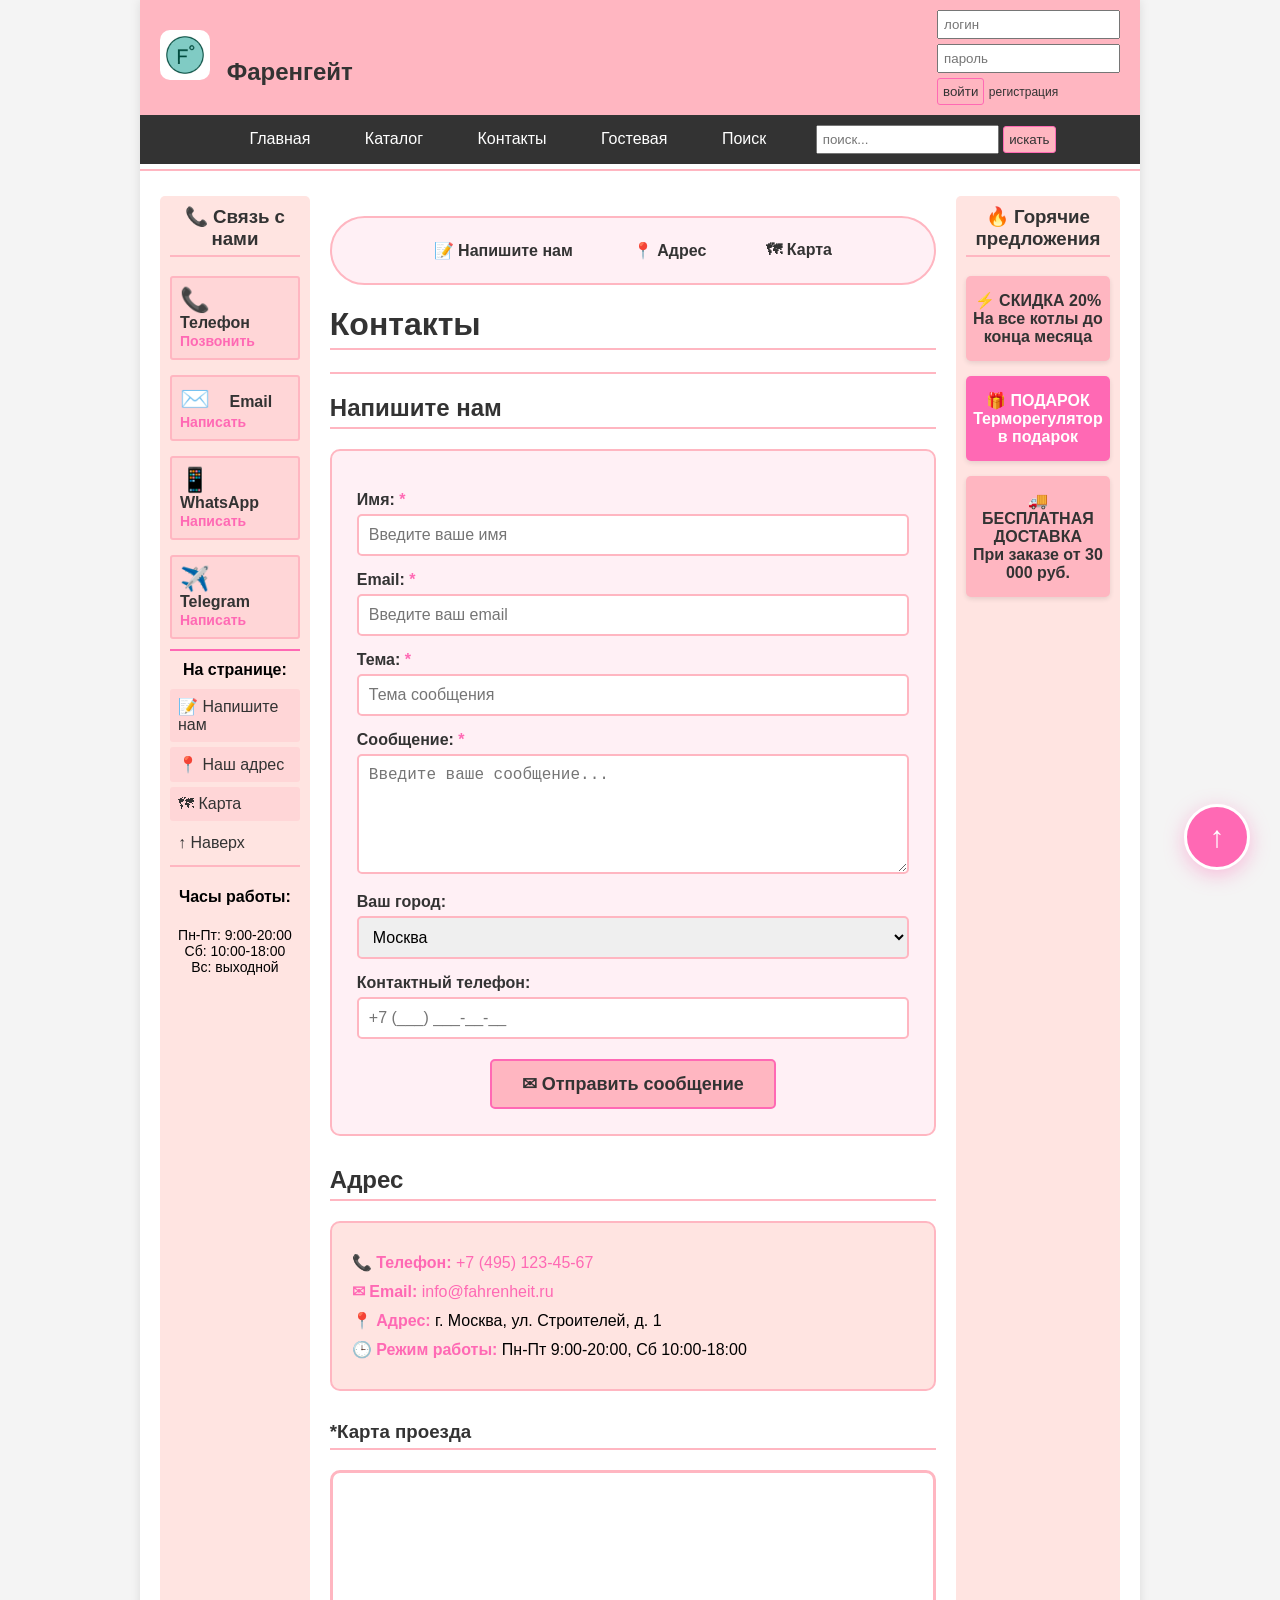
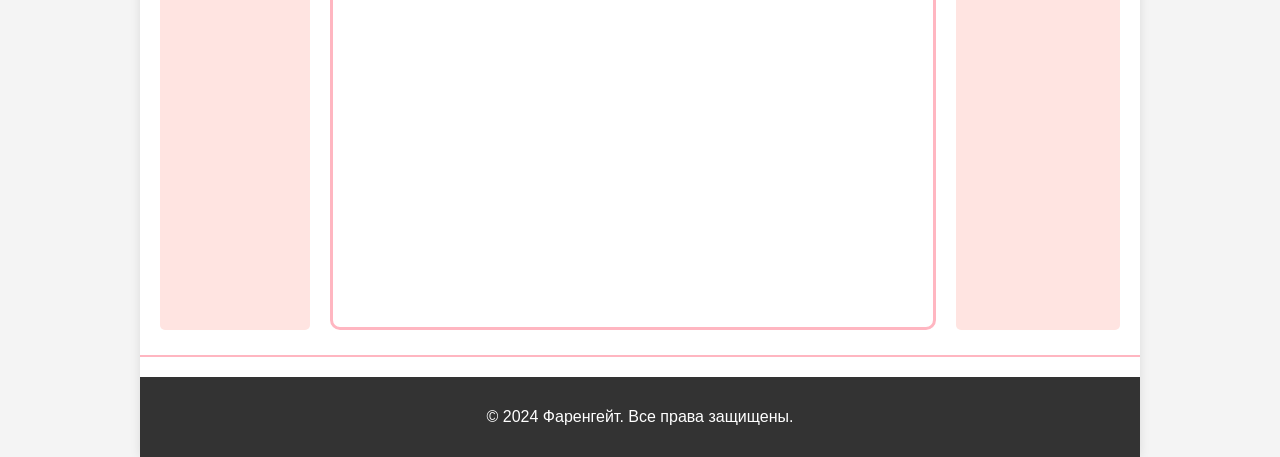
<file: contacts.html>
<!DOCTYPE html>
<html lang="ru">
<head>
    <meta charset="UTF-8">
    <title>Фаренгейт - Контакты</title>
    <link rel="stylesheet" href="css/style.css">
    <style>
        .contact-form {
            background-color: #fff0f5;
            padding: 25px;
            border-radius: 10px;
            border: 2px solid #ffb6c1;
            margin-bottom: 30px;
        }
        
        .contact-form label {
            display: block;
            margin-top: 15px;
            margin-bottom: 5px;
            font-weight: bold;
            color: #333;
        }
        
        .contact-form input[type="text"],
        .contact-form input[type="email"],
        .contact-form textarea,
        .contact-form select {
            width: 100%;
            padding: 10px;
            border: 2px solid #ffb6c1;
            border-radius: 5px;
            font-size: 16px;
            box-sizing: border-box;
        }
        
        .contact-form input[type="text"]:focus,
        .contact-form input[type="email"]:focus,
        .contact-form textarea:focus,
        .contact-form select:focus {
            border-color: #ff69b4;
            outline: none;
            box-shadow: 0 0 5px #ff69b4;
        }
        
        .contact-form textarea {
            height: 120px;
            resize: vertical;
        }
        
        .contact-form button {
            background-color: #ffb6c1;
            color: #333;
            padding: 12px 30px;
            font-size: 18px;
            border: none;
            border-radius: 5px;
            cursor: pointer;
            margin-top: 20px;
            font-weight: bold;
            border: 2px solid #ff69b4;
        }
        
        .contact-form button:hover {
            background-color: #ff69b4;
            color: white;
        }
        
        .contact-info {
            background-color: #ffe4e1;
            padding: 20px;
            border-radius: 10px;
            border: 2px solid #ffb6c1;
            margin-bottom: 30px;
        }
        
        .contact-info p {
            margin: 10px 0;
            font-size: 16px;
        }
        
        .contact-info strong {
            color: #ff69b4;
        }
        
        .map-placeholder {
            background-color: #e0e0e0;
            width: 100%;
            height: 250px;
            border: 3px solid #ffb6c1;
            border-radius: 10px;
            text-align: center;
            line-height: 250px;
            color: #666;
            font-size: 18px;
            margin-top: 20px;
            background-image: linear-gradient(45deg, #ccc 25%, #ddd 25%, #ddd 50%, #ccc 50%, #ccc 75%, #ddd 75%, #ddd 100%);
            background-size: 50px 50px;
        }
        
        .map-placeholder span {
            background-color: rgba(255,255,255,0.8);
            padding: 10px 20px;
            border-radius: 5px;
            border: 2px solid #ff69b4;
        }
        
        .required:after {
            content: " *";
            color: #ff69b4;
            font-weight: bold;
        }
        
        /* НОВЫЕ СТИЛИ для кнопок связи */
        .contact-buttons {
            display: flex;
            flex-direction: column;
            gap: 10px;
            margin-top: 15px;
        }
        
        .contact-button {
            display: flex;
            align-items: center;
            padding: 12px 15px;
            background-color: white;
            border: 2px solid #ffb6c1;
            border-radius: 10px;
            text-decoration: none;
            color: #333;
            font-weight: bold;
            transition: all 0.3s;
        }
        
        .contact-button:hover {
            background-color: #ffb6c1;
            transform: translateX(5px);
            border-color: #ff69b4;
        }
        
        .contact-button .icon {
            font-size: 24px;
            margin-right: 15px;
            width: 30px;
            text-align: center;
        }
        
        .contact-button .text {
            flex: 1;
        }
        
        .contact-button .action {
            color: #ff69b4;
            font-size: 14px;
        }
        
        /* Стили для секций с якорями */
        .contact-section {
            scroll-margin-top: 100px;
        }
        
        /* Кнопка наверх */
        .back-to-top {
            position: fixed;
            bottom: 30px;
            right: 30px;
            background-color: #ff69b4;
            color: white;
            width: 60px;
            height: 60px;
            border-radius: 50%;
            display: flex;
            align-items: center;
            justify-content: center;
            text-decoration: none;
            font-size: 30px;
            box-shadow: 0 5px 20px rgba(255, 105, 180, 0.4);
            transition: all 0.3s;
            border: 3px solid white;
            z-index: 1000;
        }
        
        .back-to-top:hover {
            background-color: #ff1493;
            transform: scale(1.1) translateY(-5px);
        }
        
        /* Навигация по странице */
        .page-navigation {
            background-color: #fff0f5;
            border: 2px solid #ffb6c1;
            border-radius: 50px;
            padding: 15px 25px;
            margin: 20px 0;
            display: flex;
            justify-content: center;
            gap: 20px;
            flex-wrap: wrap;
        }
        
        .page-navigation a {
            color: #333;
            text-decoration: none;
            font-weight: bold;
            padding: 8px 20px;
            border-radius: 30px;
            transition: all 0.3s;
        }
        
        .page-navigation a:hover {
            background-color: #ffb6c1;
            color: #ff1493;
        }
    </style>
</head>
<body>
<!-- ЯКОРЬ ДЛЯ КНОПКИ НАВЕРХ -->
<div id="top"></div>

<div class="container">

    <!-- ШАПКА (HEADER) -->
    <div class="header">
        <div class="logo">
            <img src="images/main.jpg" alt="Фаренгейт" width="50" height="50" style="border-radius: 10px; margin-right: 10px;">
            <span> Фаренгейт</span>
        </div>
        <div class="login-form">
            <input type="text" placeholder="логин">
            <input type="password" placeholder="пароль">
            <div>
                <button>войти</button>
                <a href="login.html">регистрация</a>
            </div>
        </div>
    </div>

    <!-- МЕНЮ САЙТА -->
    <div class="navbar">
        <a href="index.html">Главная</a>
        <a href="catalog.html">Каталог</a>
        <a href="contacts.html">Контакты</a>
        <a href="guestbook.php">Гостевая</a>
        <a href="search_form.php">Поиск</a>
        <div class="search-bar">
            <input type="text" placeholder="поиск...">
            <button>искать</button>
        </div>
    </div>
    <hr>

    <!-- ОСНОВНОЙ КОНТЕНТ (три колонки) -->
    <div class="content">
        <!-- Левая колонка (меню) - ТЕПЕРЬ С РАБОЧИМИ ССЫЛКАМИ -->
        <div class="sidebar">
            <h3 style="margin-top:0; text-align:center;">📞 Связь с нами</h3>
            
            <!-- РАБОЧИЕ КНОПКИ СВЯЗИ -->
            <div class="contact-buttons">
                <!-- Телефон - открывает приложение для звонка -->
                <a href="tel:+74951234567" class="contact-button">
                    <span class="icon">📞</span>
                    <span class="text">Телефон</span>
                    <span class="action">Позвонить</span>
                </a>
                
                <!-- Email - открывает почтовую программу -->
                <a href="mailto:info@fahrenheit.ru?subject=Вопрос%20с%20сайта" class="contact-button">
                    <span class="icon">✉️</span>
                    <span class="text">Email</span>
                    <span class="action">Написать</span>
                </a>
                
                <!-- WhatsApp - открывает WhatsApp -->
                <a href="https://wa.me/74951234567?text=Здравствуйте!%20Вопрос%20с%20сайта" target="_blank" class="contact-button">
                    <span class="icon">📱</span>
                    <span class="text">WhatsApp</span>
                    <span class="action">Написать</span>
                </a>
                
                <!-- Telegram - открывает Telegram -->
                <a href="https://t.me/fahrenheit_support" target="_blank" class="contact-button">
                    <span class="icon">✈️</span>
                    <span class="text">Telegram</span>
                    <span class="action">Написать</span>
                </a>
                
            </div>
            
            <hr style="border-color:#ff69b4;">
            
            <!-- НАВИГАЦИЯ ПО СТРАНИЦЕ -->
            <h4 style="text-align:center; margin:10px 0;">На странице:</h4>
            <a href="#form">📝 Напишите нам</a>
            <a href="#address">📍 Наш адрес</a>
            <a href="#map">🗺 Карта</a>
            <a href="#top" style="background-color:#ffe4e1;">↑ Наверх</a>
            
            <hr>
            <h4 style="text-align:center;">Часы работы:</h4>
            <p style="text-align:center; font-size:14px;">
                Пн-Пт: 9:00-20:00<br>
                Сб: 10:00-18:00<br>
                Вс: выходной
            </p>
        </div>

        <!-- Центральная колонка (контакты) -->
        <div class="main-content">
            <!-- Верхняя навигация -->
            <div class="page-navigation">
                <a href="#form">📝 Напишите нам</a>
                <a href="#address">📍 Адрес</a>
                <a href="#map">🗺 Карта</a>
            </div>
            
            <h1>Контакты</h1>
            <hr>
            
            <!-- СЕКЦИЯ ФОРМЫ (с якорем) -->
            <div id="form" class="contact-section">
                <h2>Напишите нам</h2>
                
                <!-- ФОРМА ОБРАТНОЙ СВЯЗИ -->
                <div class="contact-form">
                    <form action="#" method="post">
                        <label for="name" class="required">Имя:</label>
                        <input type="text" id="name" name="name" placeholder="Введите ваше имя" required>
                        
                        <label for="email" class="required">Email:</label>
                        <input type="email" id="email" name="email" placeholder="Введите ваш email" required>
                        
                        <label for="subject" class="required">Тема:</label>
                        <input type="text" id="subject" name="subject" placeholder="Тема сообщения" required>
                        
                        <label for="message" class="required">Сообщение:</label>
                        <textarea id="message" name="message" placeholder="Введите ваше сообщение..."></textarea>
                        
                        <label for="city">Ваш город:</label>
                        <select id="city" name="city">
                            <option value="moscow" selected>Москва</option>
                            <option value="spb">Санкт-Петербург</option>
                            <option value="kazan">Казань</option>
                            <option value="other">Другой</option>
                        </select>
                        
                        <label for="phone">Контактный телефон:</label>
                        <input type="text" id="phone" name="phone" placeholder="+7 (___) ___-__-__">
                        
                        <div style="text-align:center;">
                            <button type="submit">✉ Отправить сообщение</button>
                        </div>
                    </form>
                </div>
            </div>

            <!-- СЕКЦИЯ АДРЕСА (с якорем) -->
            <div id="address" class="contact-section">
                <h2>Адрес</h2>
                
                <div class="contact-info">
                    <p><strong>📞 Телефон:</strong> <a href="tel:+74951234567" style="color:#ff69b4;">+7 (495) 123-45-67</a></p>
                    <p><strong>✉ Email:</strong> <a href="mailto:info@fahrenheit.ru" style="color:#ff69b4;">info@fahrenheit.ru</a></p>
                    <p><strong>📍 Адрес:</strong> г. Москва, ул. Строителей, д. 1</p>
                    <p><strong>🕒 Режим работы:</strong> Пн-Пт 9:00-20:00, Сб 10:00-18:00</p>
                </div>
            </div>
            
            <!-- СЕКЦИЯ КАРТЫ (с якорем) -->
            <div id="map" class="contact-section">
                <h3>*Карта проезда</h3>
<div style="border: 3px solid #ffb6c1; border-radius: 10px; overflow: hidden; margin-top: 20px;">
    <iframe src="https://www.google.com/maps/embed?pb=!1m18!1m12!1m3!1d2250.22052883512!2d37.859103000000005!3d55.667765200000005!2m3!1f0!2f0!3f0!3m2!1i1024!2i768!4f13.1!3m3!1m2!1s0x414ab65d2d965cbb%3A0x5348fff486c8ab17!2z0YPQuy4g0KHRgtGA0L7QuNGC0LXQu9C10LksIDEsINCa0L7RgtC10LvRjNC90LjQutC4LCDQnNC-0YHQutC-0LLRgdC60LDRjyDQvtCx0LsuLCAxNDAwNTQ!5e0!3m2!1sru!2sru!4v1772106015786!5m2!1sru!2sru" width="600" height="450" style="border:0;" allowfullscreen="" loading="lazy" referrerpolicy="no-referrer-when-downgrade"></iframe>
</div>
            </div>
        </div>

        <!-- Правая колонка (баннеры) -->
        <div class="right-banners">
            <h3 style="margin-top:0;">🔥 Горячие предложения</h3>
            
            <div style="background:#ffb6c1;">
                <strong>⚡ СКИДКА 20%</strong><br>
                На все котлы до конца месяца
            </div>
            
            <div style="background:#ff69b4; color:white;">
                <strong>🎁 ПОДАРОК</strong><br>
                Терморегулятор в подарок
            </div>
            
            <div style="background:#ffb6c1;">
                <strong>🚚 БЕСПЛАТНАЯ ДОСТАВКА</strong><br>
                При заказе от 30 000 руб.
            </div>
           
        </div>
    </div>
    
    <!-- КНОПКА НАВЕРХ -->
    <a href="#top" class="back-to-top" title="Наверх">↑</a>
    
    <hr>

    <!-- ПОДВАЛ (FOOTER) -->
    <div class="footer">
        <p>&copy; 2024 Фаренгейт. Все права защищены.</p>
    </div>

</div>

<!-- СКРИПТ ДЛЯ ПЛАВНОЙ ПРОКРУТКИ -->
<script>
    // Плавная прокрутка при клике на якорные ссылки
    document.querySelectorAll('a[href^="#"]').forEach(anchor => {
        anchor.addEventListener('click', function (e) {
            e.preventDefault();
            
            const targetId = this.getAttribute('href');
            if (targetId === '#' || targetId === '') return;
            
            const target = document.querySelector(targetId);
            if (target) {
                target.scrollIntoView({
                    behavior: 'smooth',
                    block: 'start'
                });
            }
        });
    });
</script>
</body>
</html>
</file>
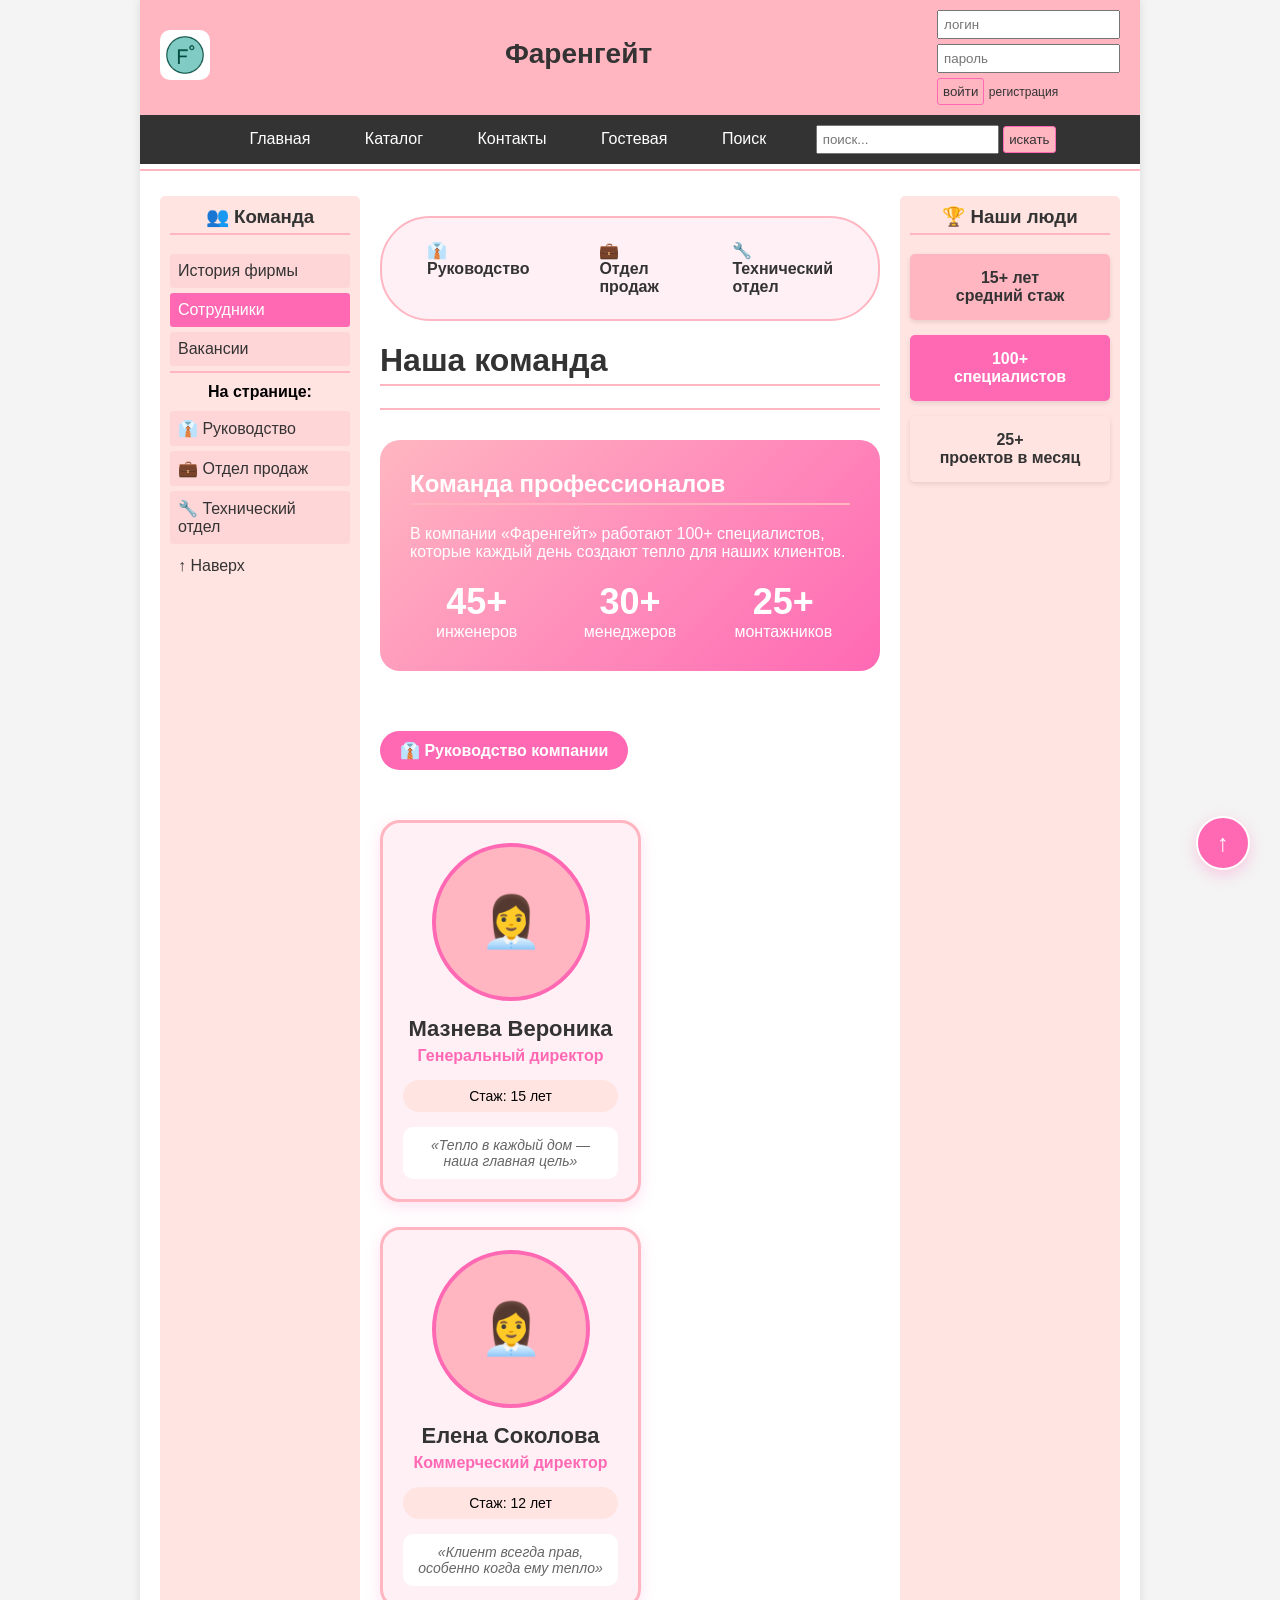
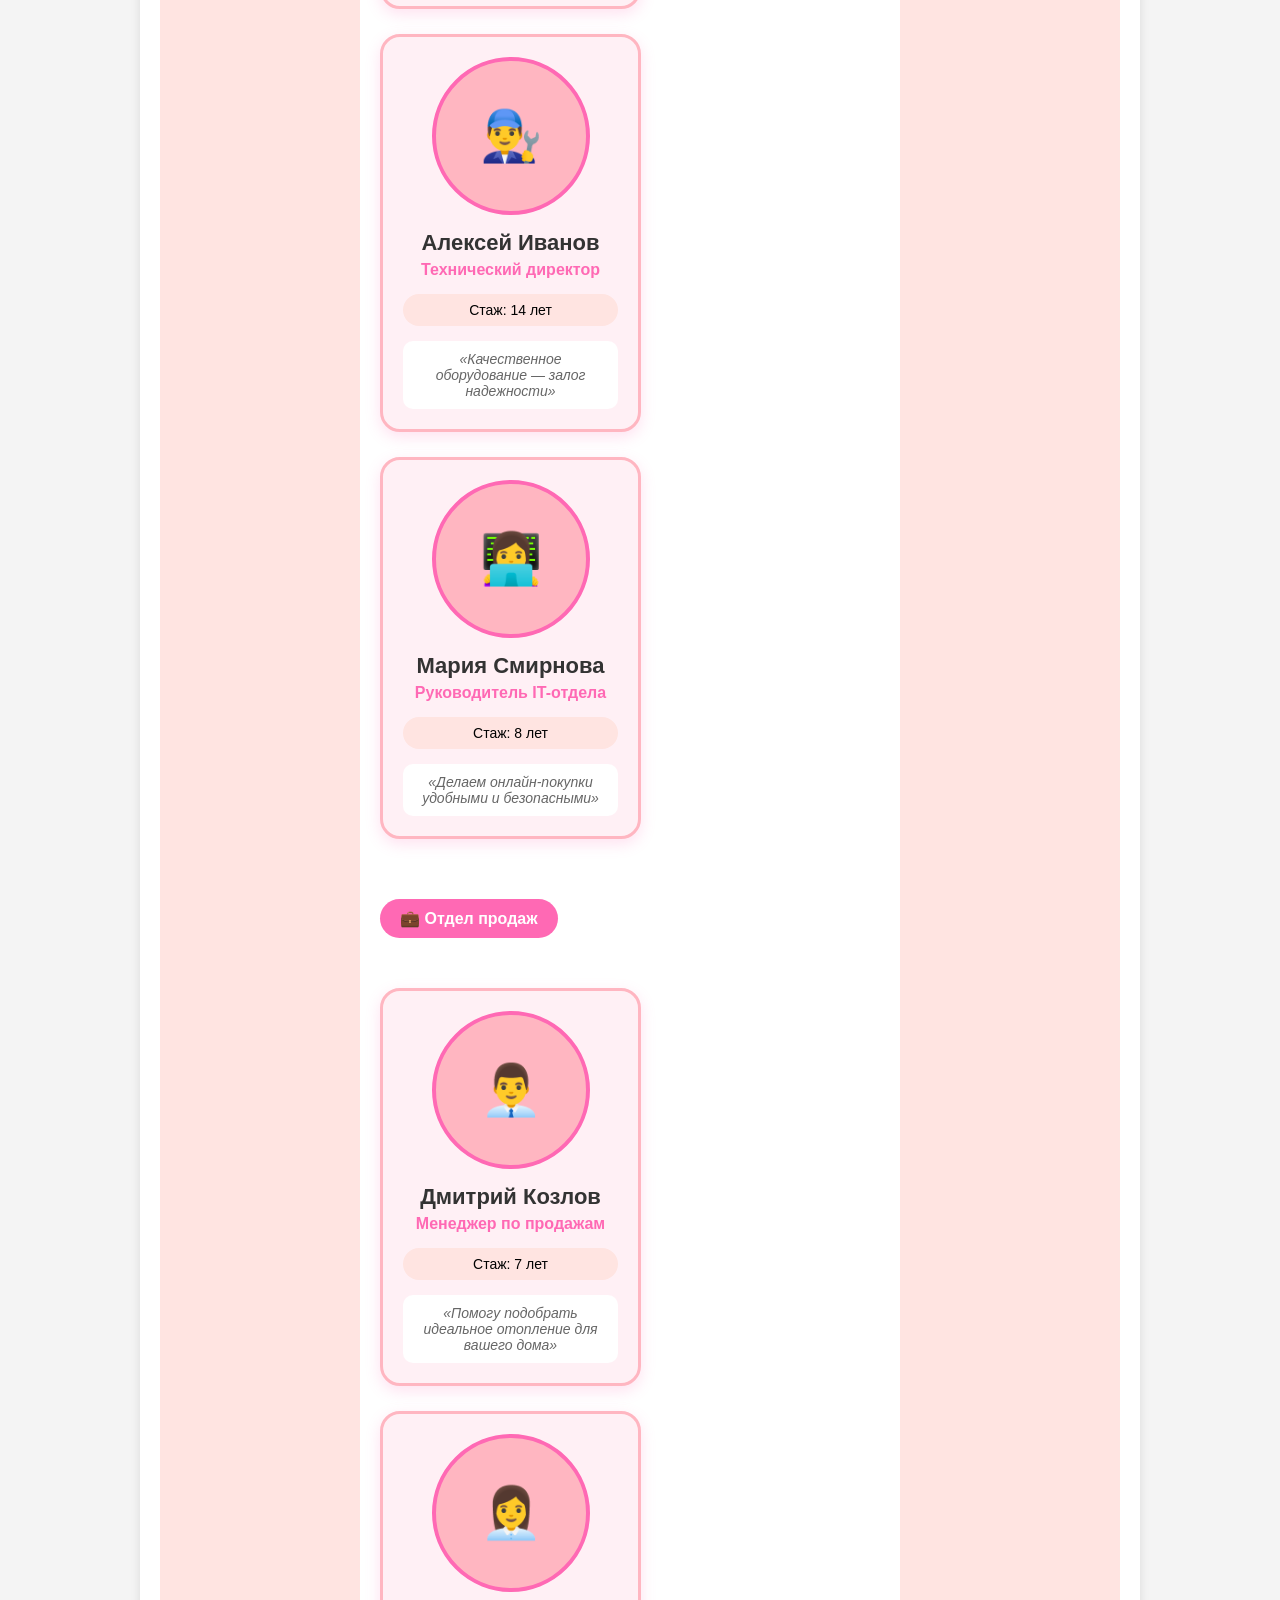
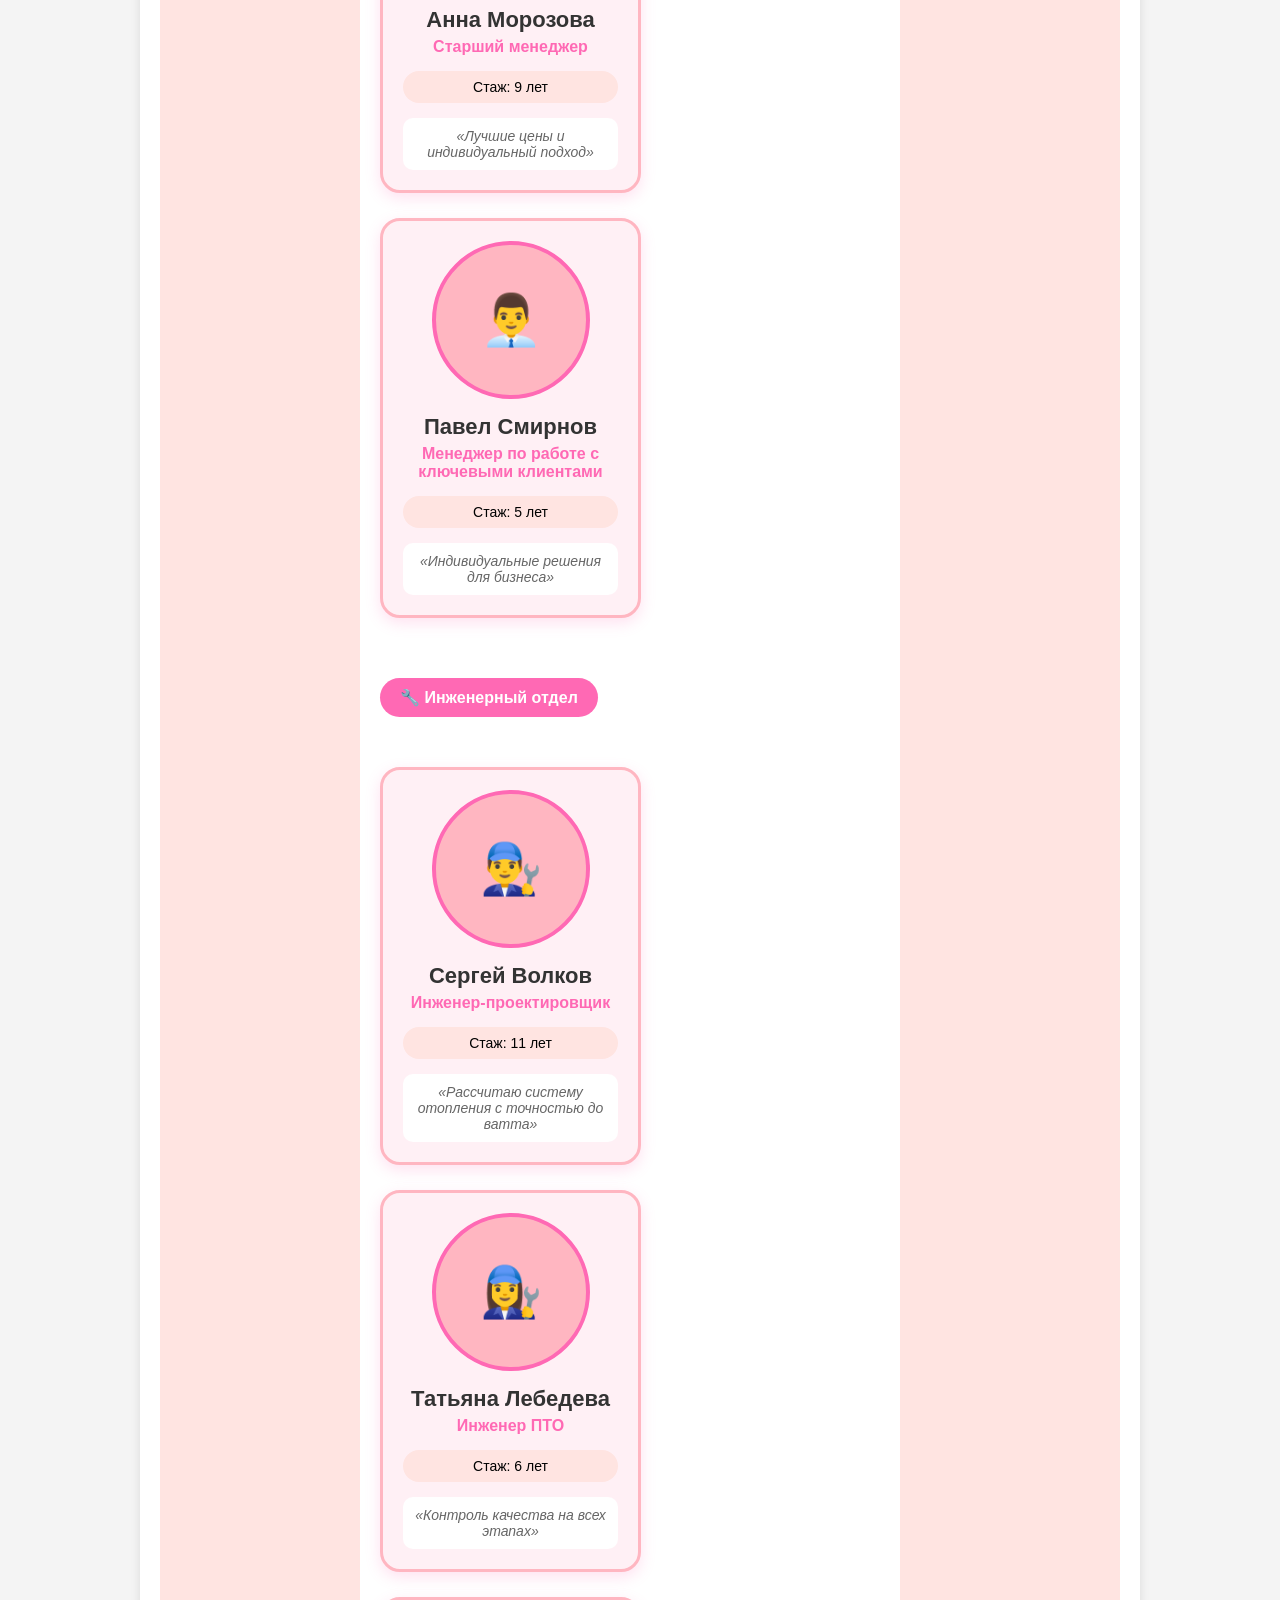
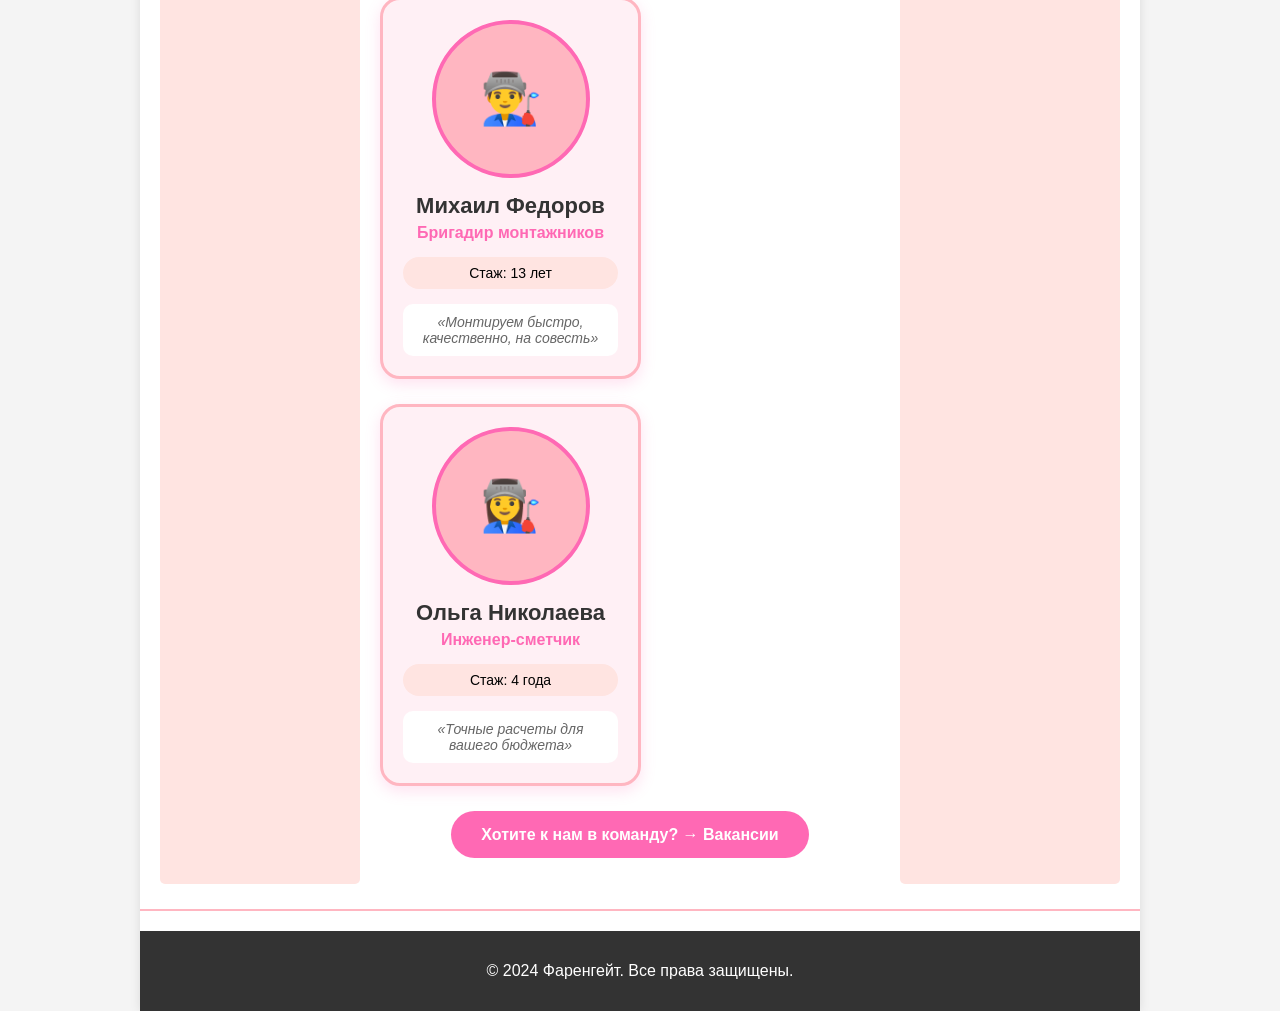
<file: employees.html>
<!DOCTYPE html>
<html lang="ru">
<head>
    <meta charset="UTF-8">
    <title>Фаренгейт - Наша команда</title>
    <link rel="stylesheet" href="css/style.css">
    <style>
        .team-grid {
            display: flex;
            flex-wrap: wrap;
            gap: 25px;
            margin: 30px 0;
        }
        
        .team-card {
            background-color: #fff0f5;
            border: 3px solid #ffb6c1;
            border-radius: 20px;
            padding: 20px;
            width: calc(50% - 35px);
            text-align: center;
            transition: transform 0.3s;
            box-shadow: 0 5px 15px rgba(255, 105, 180, 0.2);
        }
        
        .team-card:hover {
            transform: translateY(-10px);
            border-color: #ff69b4;
        }
        
        .employee-photo {
            width: 150px;
            height: 150px;
            background-color: #ffb6c1;
            border-radius: 50%;
            margin: 0 auto 15px;
            display: flex;
            align-items: center;
            justify-content: center;
            font-size: 50px;
            color: white;
            border: 4px solid #ff69b4;
        }
        
        .employee-name {
            font-size: 22px;
            font-weight: bold;
            color: #333;
            margin-bottom: 5px;
        }
        
        .employee-position {
            color: #ff69b4;
            font-weight: bold;
            margin-bottom: 15px;
            font-size: 16px;
        }
        
        .employee-experience {
            background-color: #ffe4e1;
            padding: 8px;
            border-radius: 20px;
            font-size: 14px;
            margin-bottom: 15px;
        }
        
        .employee-quote {
            font-style: italic;
            color: #666;
            font-size: 14px;
            padding: 10px;
            background-color: white;
            border-radius: 10px;
        }
        
        .department-title {
            background-color: #ff69b4;
            color: white;
            padding: 10px 20px;
            border-radius: 30px;
            display: inline-block;
            margin: 30px 0 20px;
            font-weight: bold;
            scroll-margin-top: 100px; /* Отступ при прокрутке к якорю */
        }
        
        .stats-section {
            background: linear-gradient(135deg, #ffb6c1, #ff69b4);
            color: white;
            padding: 30px;
            border-radius: 20px;
            margin: 30px 0;
        }
        
        /* Стили для навигации по странице */
        .page-navigation {
            background-color: #fff0f5;
            border: 2px solid #ffb6c1;
            border-radius: 50px;
            padding: 15px 25px;
            margin: 20px 0;
            display: flex;
            justify-content: center;
            gap: 30px;
        }
        
        .page-navigation a {
            color: #333;
            text-decoration: none;
            font-weight: bold;
            padding: 8px 20px;
            border-radius: 30px;
            transition: all 0.3s;
        }
        
        .page-navigation a:hover {
            background-color: #ffb6c1;
            color: #ff1493;
        }
        
        .page-navigation a.active {
            background-color: #ff69b4;
            color: white;
        }
        
        /* Кнопка "Наверх" */
        .back-to-top {
            position: fixed;
            bottom: 30px;
            right: 30px;
            background-color: #ff69b4;
            color: white;
            width: 50px;
            height: 50px;
            border-radius: 50%;
            display: flex;
            align-items: center;
            justify-content: center;
            text-decoration: none;
            font-size: 24px;
            box-shadow: 0 5px 15px rgba(255, 105, 180, 0.3);
            transition: all 0.3s;
            border: 2px solid white;
        }
        
        .back-to-top:hover {
            background-color: #ff1493;
            transform: scale(1.1);
        }
    </style>
</head>
<body>
<div class="container" id="top">

    <div class="header">
        <div class="logo">
    <img src="images/main.jpg" alt="Фаренгейт" width="50" height="50" style="border-radius: 10px; margin-right: 10px;">
</div>
        <h1 class="company-name">Фаренгейт</h1>
        <div class="login-form">
            <input type="text" placeholder="логин">
            <input type="password" placeholder="пароль">
            <div>
                <button>войти</button>
                <a href="login.html">регистрация</a>
            </div>
        </div>
    </div>

    <div class="navbar">
        <a href="index.html">Главная</a>
        <a href="catalog.html">Каталог</a>
        <a href="contacts.html">Контакты</a>
        <a href="guestbook.php">Гостевая</a>
        <a href="search_form.php">Поиск</a>
        <div class="search-bar">
            <input type="text" placeholder="поиск...">
            <button>искать</button>
        </div>
    </div>
    <hr>

    <div class="content">
        <div class="sidebar">
            <h3 style="margin-top:0; text-align:center;">👥 Команда</h3>
            <a href="history.html">История фирмы</a>
            <a href="employees.html" style="background-color:#ff69b4; color:white;">Сотрудники</a>
            <a href="vacancies.html">Вакансии</a>
            
            <!-- ВНУТРЕННЯЯ НАВИГАЦИЯ ПО СТРАНИЦЕ -->
            <hr>
            <h4 style="text-align:center; margin:10px 0;">На странице:</h4>
            <a href="#management">👔 Руководство</a>
            <a href="#sales">💼 Отдел продаж</a>
            <a href="#tech">🔧 Технический отдел</a>
            <a href="#top" style="background-color:#ffe4e1;">↑ Наверх</a>
        </div>

        <div class="main-content">
            <!-- ВЕРХНЯЯ НАВИГАЦИЯ ПО СТРАНИЦЕ -->
            <div class="page-navigation">
                <a href="#management">👔 Руководство</a>
                <a href="#sales">💼 Отдел продаж</a>
                <a href="#tech">🔧 Технический отдел</a>
            </div>
            
            <h1>Наша команда</h1>
            <hr>
            
            <div class="stats-section">
                <h2 style="color:white; margin-top:0;">Команда профессионалов</h2>
                <p>В компании «Фаренгейт» работают 100+ специалистов, которые каждый день создают тепло для наших клиентов.</p>
                <div style="display:flex; gap:20px; margin-top:20px;">
                    <div style="flex:1; text-align:center;">
                        <span style="font-size:36px; font-weight:bold;">45+</span><br>
                        инженеров
                    </div>
                    <div style="flex:1; text-align:center;">
                        <span style="font-size:36px; font-weight:bold;">30+</span><br>
                        менеджеров
                    </div>
                    <div style="flex:1; text-align:center;">
                        <span style="font-size:36px; font-weight:bold;">25+</span><br>
                        монтажников
                    </div>
                </div>
            </div>
            
            <!-- РАЗДЕЛ РУКОВОДСТВО (с якорем) -->
            <div id="management" class="department-title">👔 Руководство компании</div>
            <div class="team-grid">
                <div class="team-card">
                    <div class="employee-photo">👩‍💼</div>
                    <div class="employee-name">Мазнева Вероника</div>
                    <div class="employee-position">Генеральный директор</div>
                    <div class="employee-experience">Стаж: 15 лет</div>
                    <div class="employee-quote">«Тепло в каждый дом — наша главная цель»</div>
                </div>
                
                <div class="team-card">
                    <div class="employee-photo">👩‍💼</div>
                    <div class="employee-name">Елена Соколова</div>
                    <div class="employee-position">Коммерческий директор</div>
                    <div class="employee-experience">Стаж: 12 лет</div>
                    <div class="employee-quote">«Клиент всегда прав, особенно когда ему тепло»</div>
                </div>
                
                <div class="team-card">
                    <div class="employee-photo">👨‍🔧</div>
                    <div class="employee-name">Алексей Иванов</div>
                    <div class="employee-position">Технический директор</div>
                    <div class="employee-experience">Стаж: 14 лет</div>
                    <div class="employee-quote">«Качественное оборудование — залог надежности»</div>
                </div>
                
                <div class="team-card">
                    <div class="employee-photo">👩‍💻</div>
                    <div class="employee-name">Мария Смирнова</div>
                    <div class="employee-position">Руководитель IT-отдела</div>
                    <div class="employee-experience">Стаж: 8 лет</div>
                    <div class="employee-quote">«Делаем онлайн-покупки удобными и безопасными»</div>
                </div>
            </div>
            
            <!-- РАЗДЕЛ ОТДЕЛ ПРОДАЖ (с якорем) -->
            <div id="sales" class="department-title">💼 Отдел продаж</div>
            <div class="team-grid">
                <div class="team-card">
                    <div class="employee-photo">👨‍💼</div>
                    <div class="employee-name">Дмитрий Козлов</div>
                    <div class="employee-position">Менеджер по продажам</div>
                    <div class="employee-experience">Стаж: 7 лет</div>
                    <div class="employee-quote">«Помогу подобрать идеальное отопление для вашего дома»</div>
                </div>
                
                <div class="team-card">
                    <div class="employee-photo">👩‍💼</div>
                    <div class="employee-name">Анна Морозова</div>
                    <div class="employee-position">Старший менеджер</div>
                    <div class="employee-experience">Стаж: 9 лет</div>
                    <div class="employee-quote">«Лучшие цены и индивидуальный подход»</div>
                </div>
                
                <div class="team-card">
                    <div class="employee-photo">👨‍💼</div>
                    <div class="employee-name">Павел Смирнов</div>
                    <div class="employee-position">Менеджер по работе с ключевыми клиентами</div>
                    <div class="employee-experience">Стаж: 5 лет</div>
                    <div class="employee-quote">«Индивидуальные решения для бизнеса»</div>
                </div>
            </div>
            
            <!-- РАЗДЕЛ ТЕХНИЧЕСКИЙ ОТДЕЛ (с якорем) -->
            <div id="tech" class="department-title">🔧 Инженерный отдел</div>
            <div class="team-grid">
                <div class="team-card">
                    <div class="employee-photo">👨‍🔧</div>
                    <div class="employee-name">Сергей Волков</div>
                    <div class="employee-position">Инженер-проектировщик</div>
                    <div class="employee-experience">Стаж: 11 лет</div>
                    <div class="employee-quote">«Рассчитаю систему отопления с точностью до ватта»</div>
                </div>
                
                <div class="team-card">
                    <div class="employee-photo">👩‍🔧</div>
                    <div class="employee-name">Татьяна Лебедева</div>
                    <div class="employee-position">Инженер ПТО</div>
                    <div class="employee-experience">Стаж: 6 лет</div>
                    <div class="employee-quote">«Контроль качества на всех этапах»</div>
                </div>
                
                <div class="team-card">
                    <div class="employee-photo">👨‍🏭</div>
                    <div class="employee-name">Михаил Федоров</div>
                    <div class="employee-position">Бригадир монтажников</div>
                    <div class="employee-experience">Стаж: 13 лет</div>
                    <div class="employee-quote">«Монтируем быстро, качественно, на совесть»</div>
                </div>
                
                <div class="team-card">
                    <div class="employee-photo">👩‍🏭</div>
                    <div class="employee-name">Ольга Николаева</div>
                    <div class="employee-position">Инженер-сметчик</div>
                    <div class="employee-experience">Стаж: 4 года</div>
                    <div class="employee-quote">«Точные расчеты для вашего бюджета»</div>
                </div>
            </div>
            
            <div style="text-align:center; margin:40px 0;">
                <a href="vacancies.html" style="background:#ff69b4; color:white; padding:15px 30px; text-decoration:none; border-radius:30px; font-weight:bold;">Хотите к нам в команду? → Вакансии</a>
            </div>
        </div>

        <div class="right-banners">
            <h3 style="margin-top:0;">🏆 Наши люди</h3>
            <div style="background:#ffb6c1;">
                <strong>15+ лет</strong><br>средний стаж
            </div>
            <div style="background:#ff69b4; color:white;">
                <strong>100+</strong><br>специалистов
            </div>
            <div style="background:#ffe4e1;">
                <strong>25+</strong><br>проектов в месяц
            </div>
        </div>
    </div>
    
    <!-- Кнопка "Наверх" -->
    <a href="#top" class="back-to-top" title="Наверх">↑</a>
    
    <hr>

    <div class="footer">
        <p>&copy; 2024 Фаренгейт. Все права защищены.</p>
    </div>

</div>

<!-- Плавная прокрутка для всех якорей -->
<script>
    // Плавная прокрутка при клике на якорные ссылки
    document.querySelectorAll('a[href^="#"]').forEach(anchor => {
        anchor.addEventListener('click', function (e) {
            e.preventDefault();
            
            const target = document.querySelector(this.getAttribute('href'));
            if (target) {
                target.scrollIntoView({
                    behavior: 'smooth',
                    block: 'start'
                });
            }
        });
    });
</script>
</body>
</html>
</file>
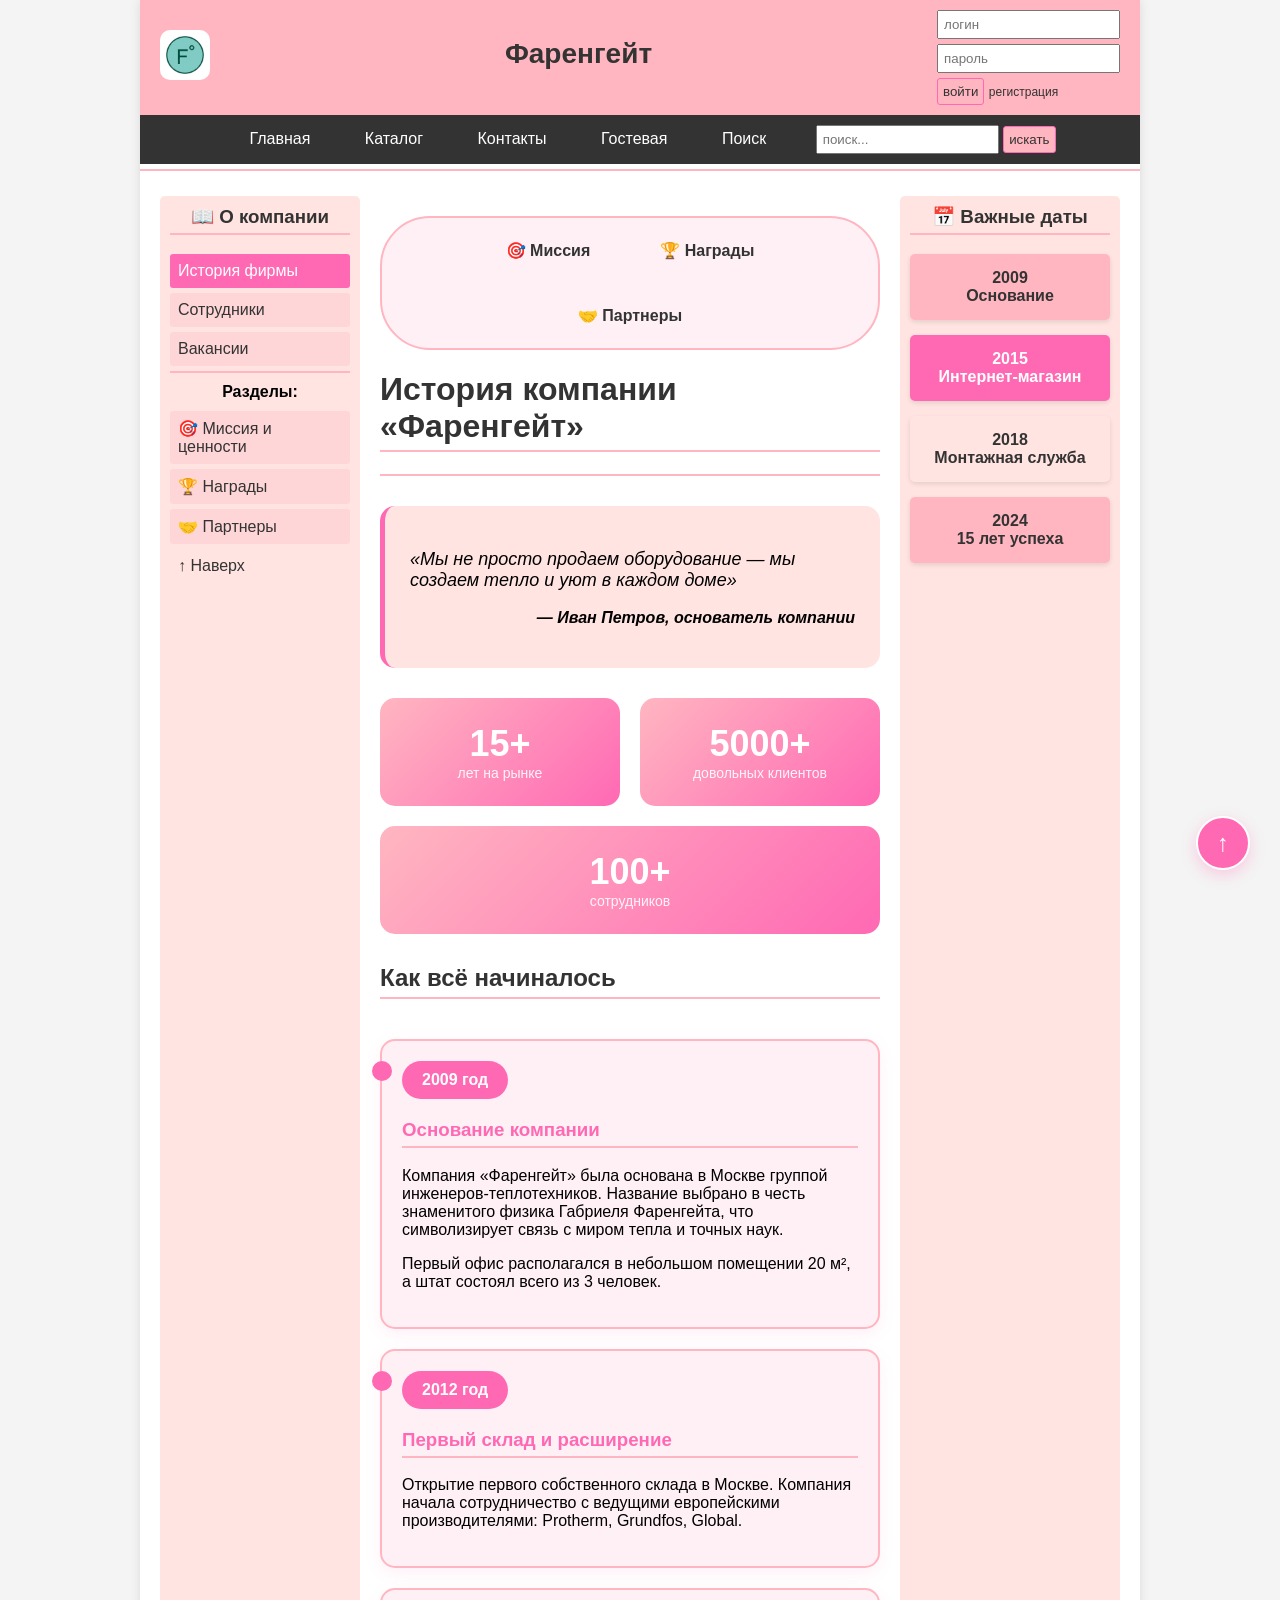
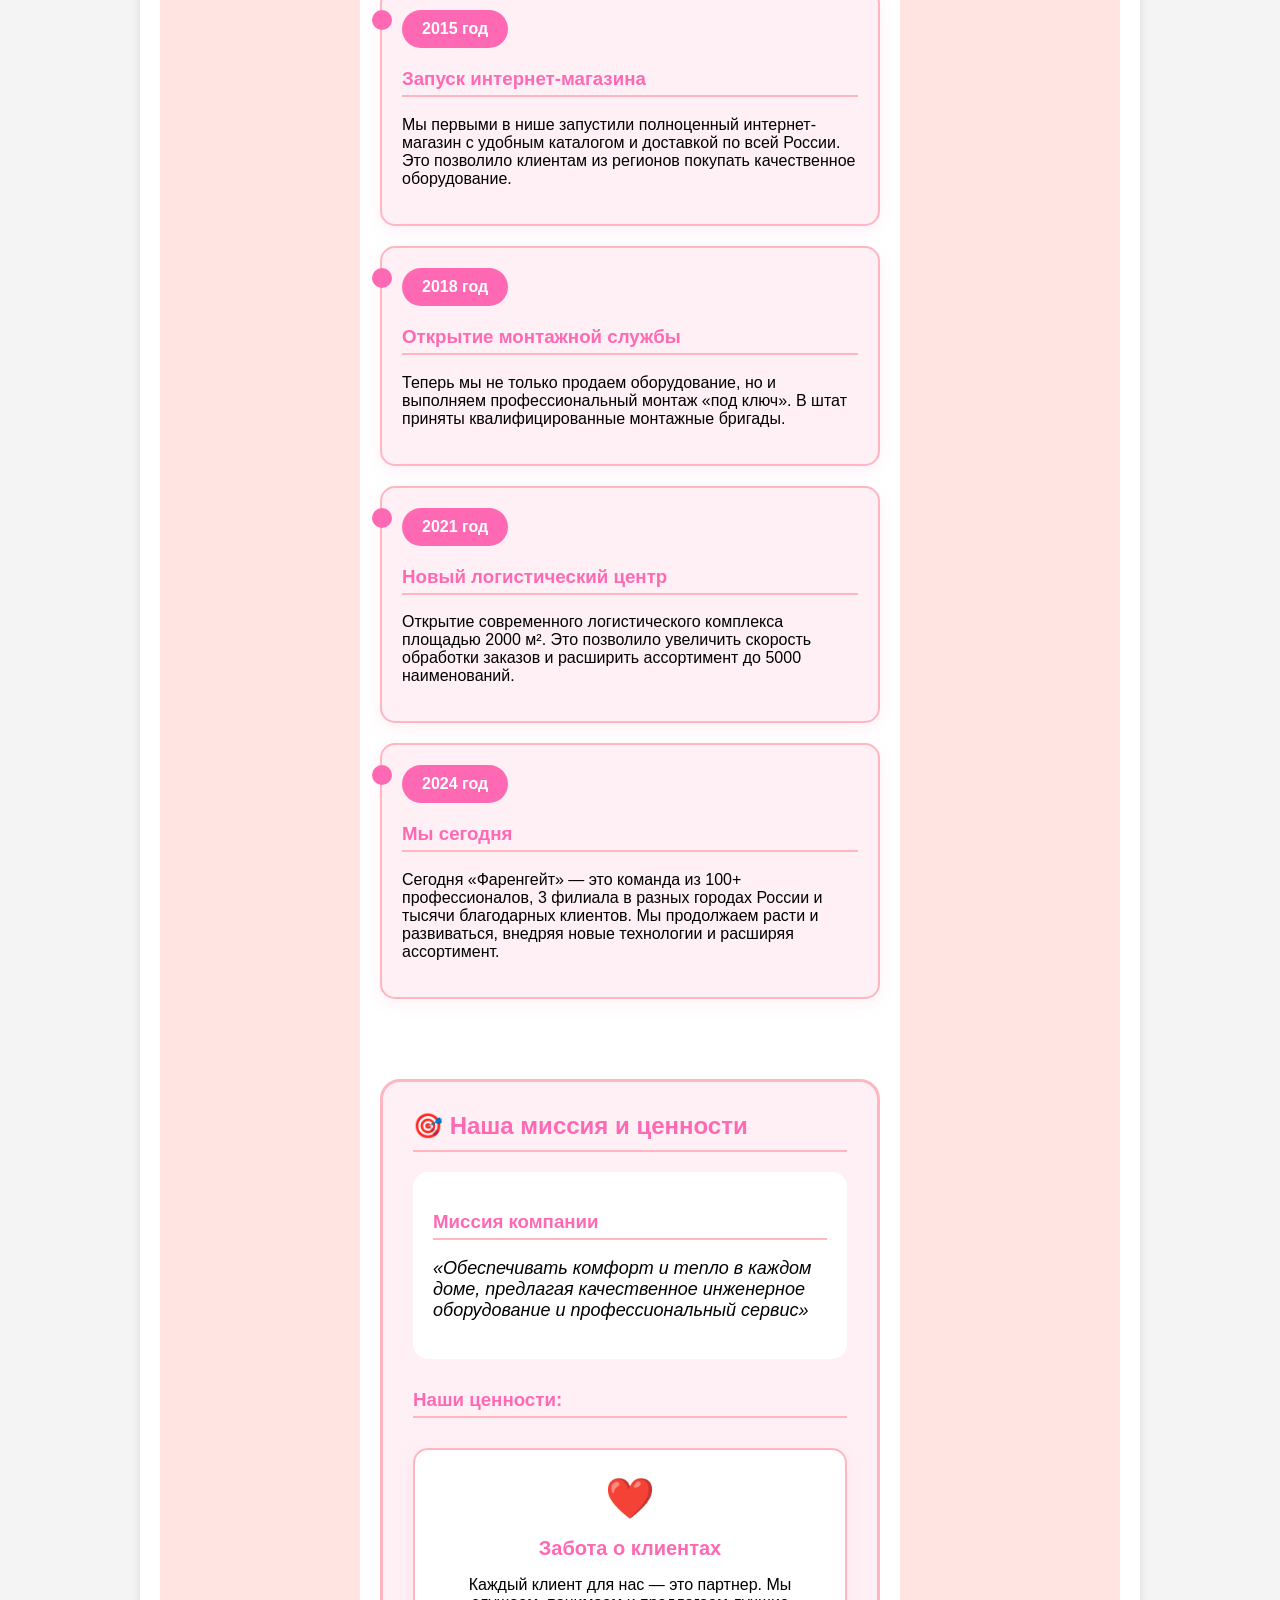
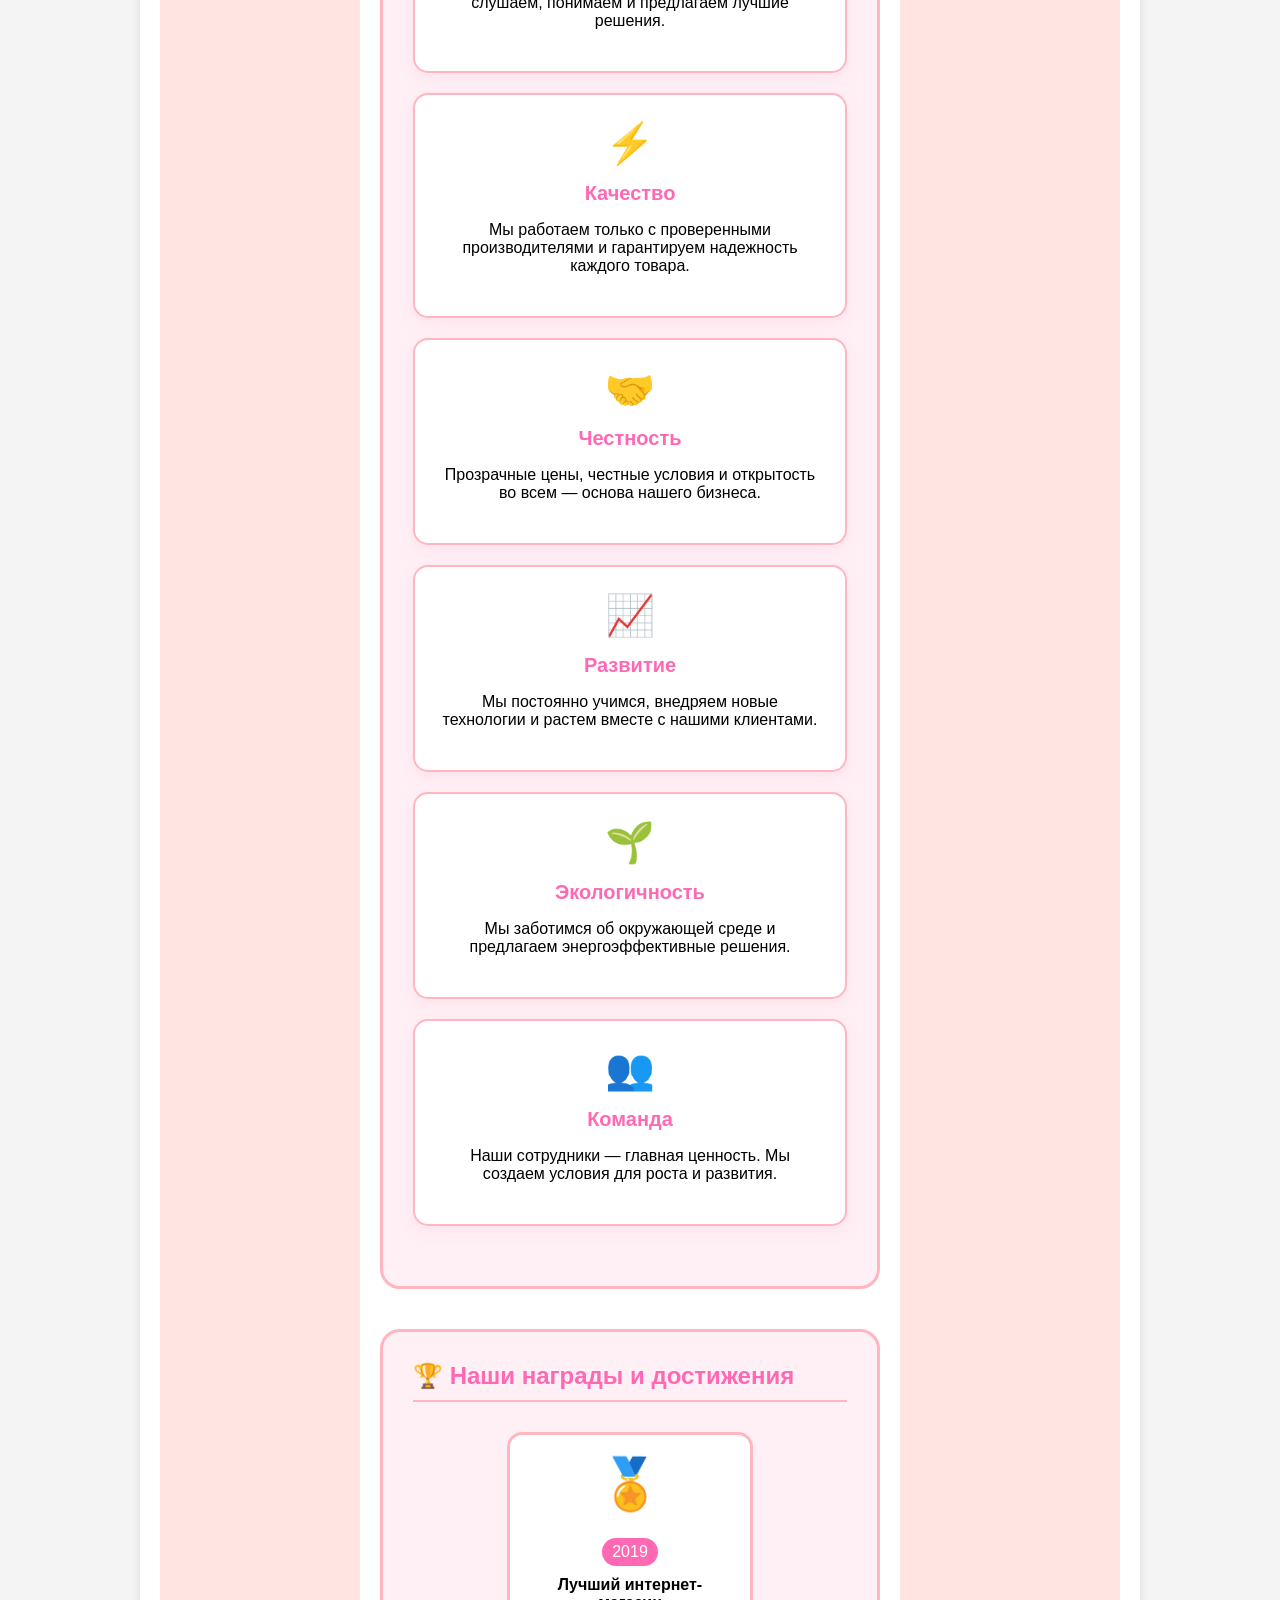
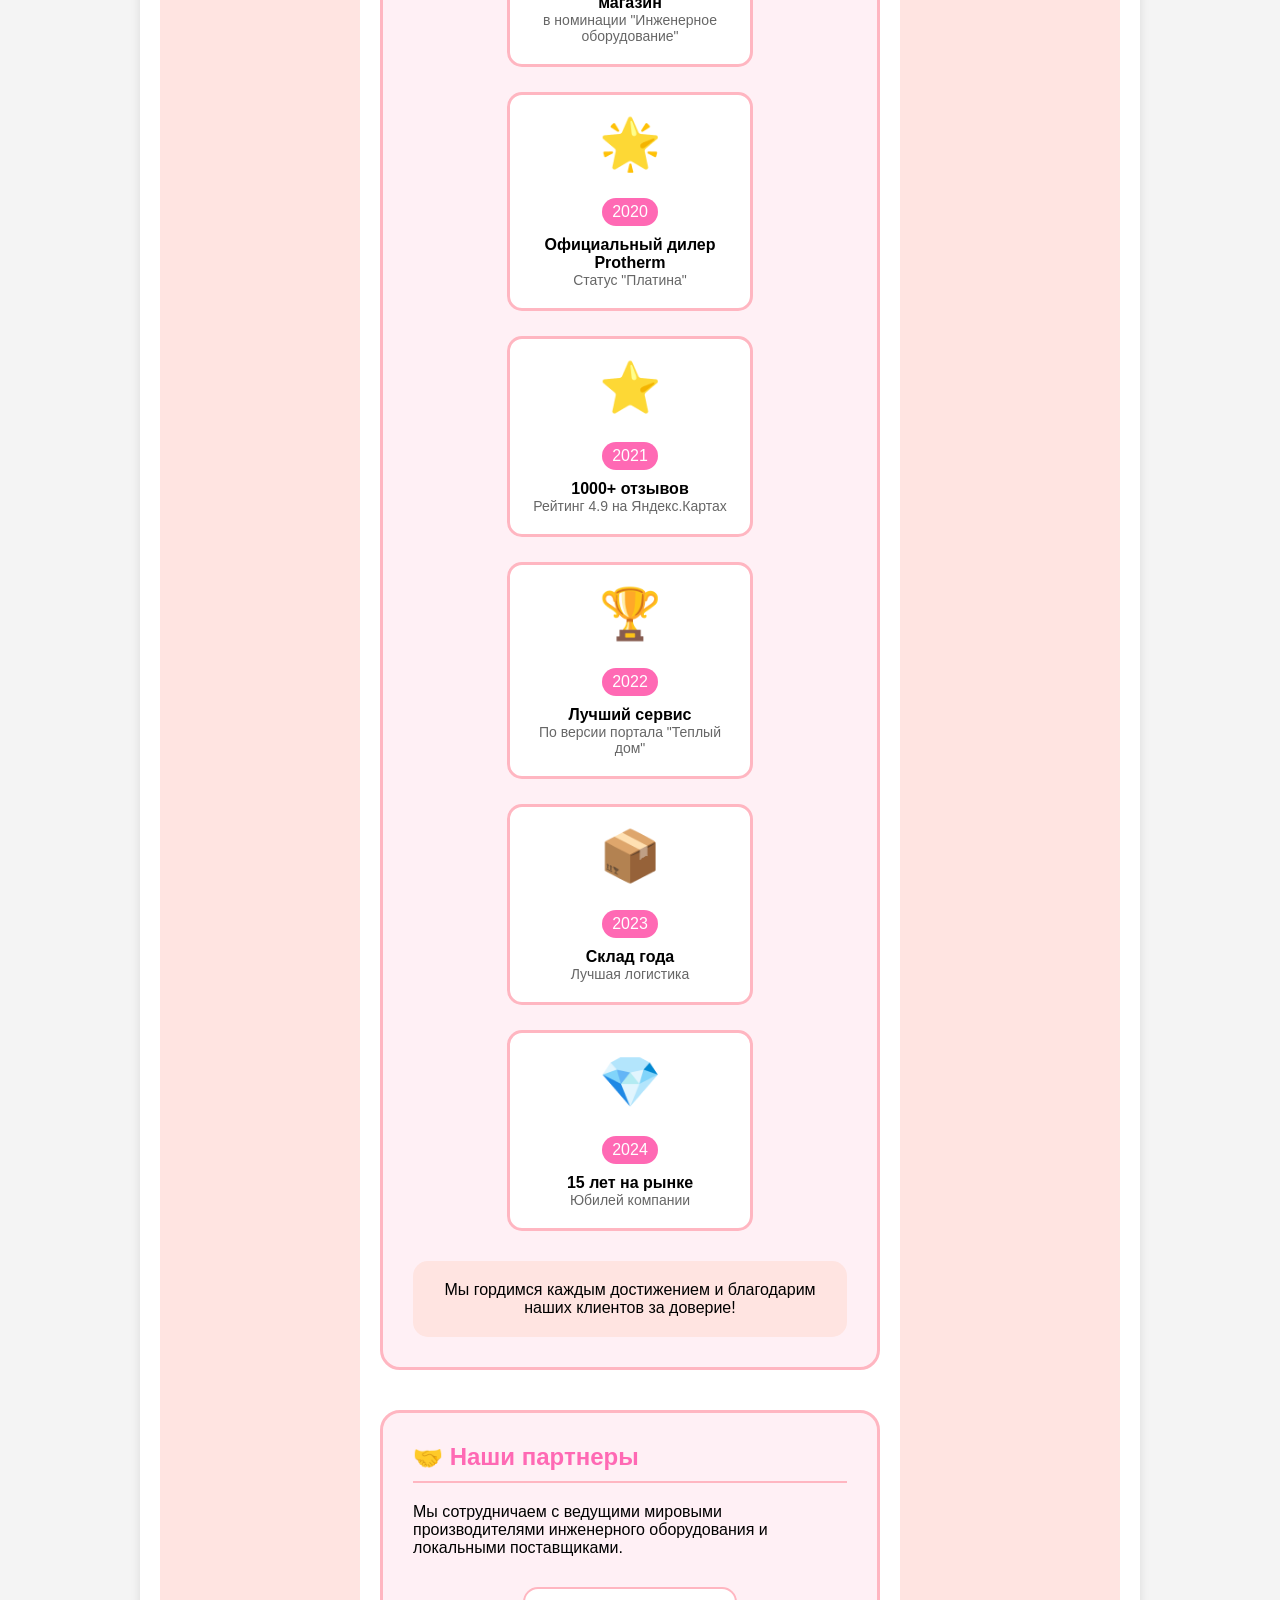
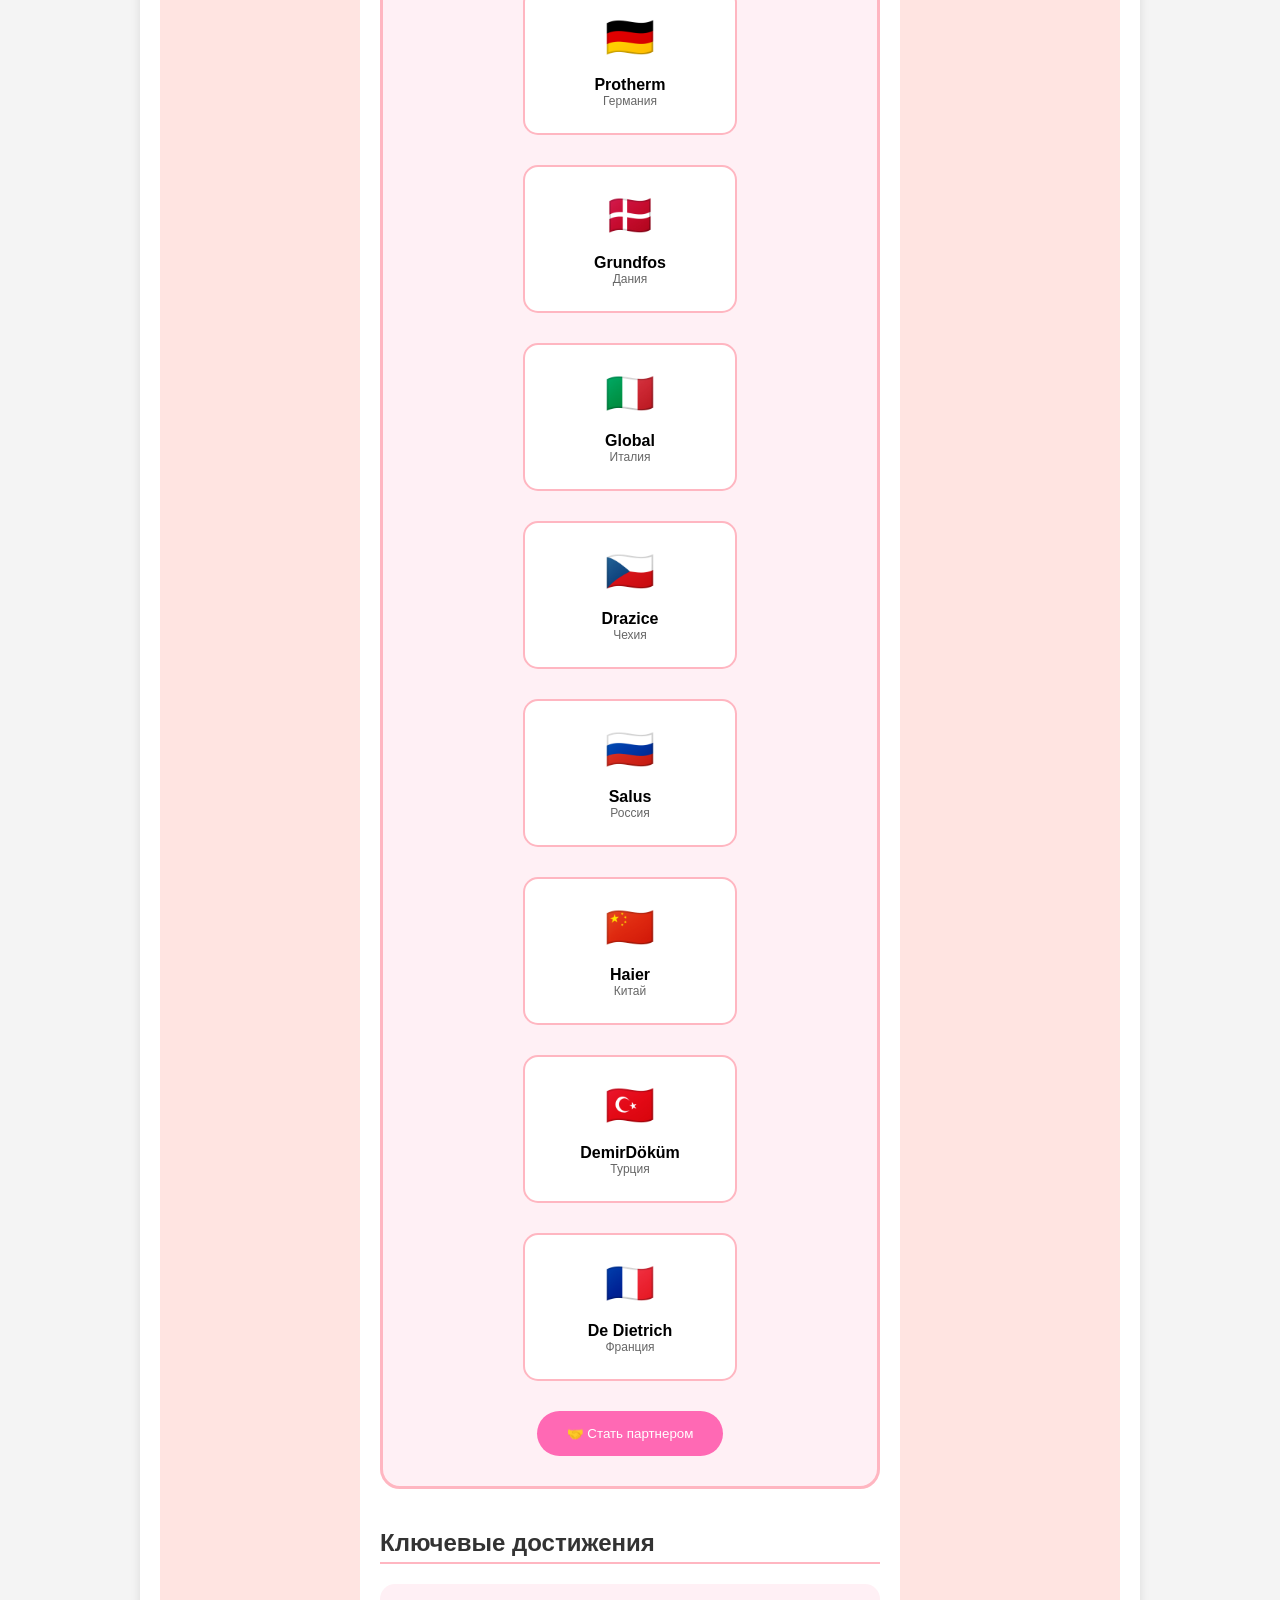
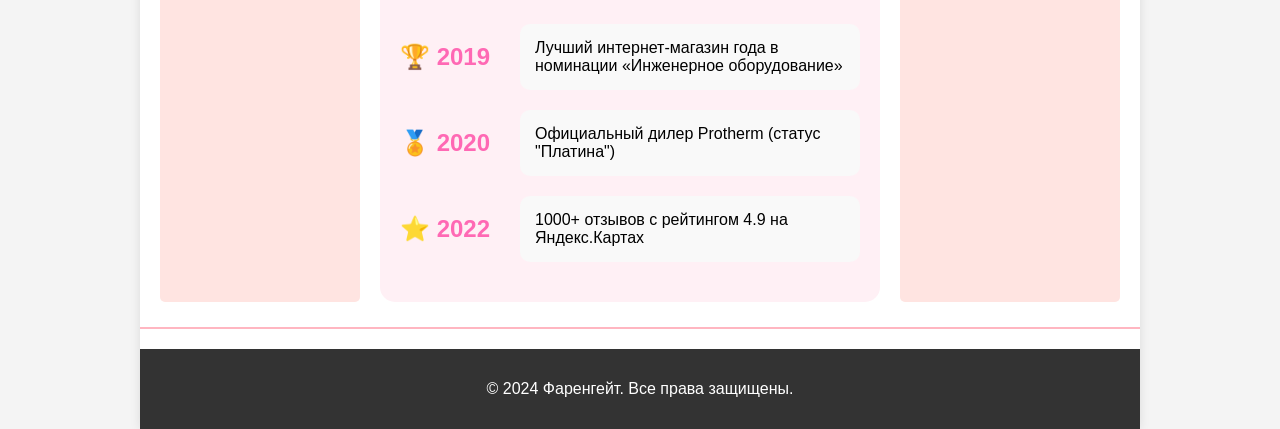
<file: history.html>
<!DOCTYPE html>
<html lang="ru">
<head>
    <meta charset="UTF-8">
    <title>Фаренгейт - История компании</title>
    <link rel="stylesheet" href="css/style.css">
    <style>
        .history-timeline {
            position: relative;
            padding: 20px 0;
        }
        
        .timeline-year {
            background-color: #ff69b4;
            color: white;
            padding: 10px 20px;
            border-radius: 30px;
            display: inline-block;
            font-weight: bold;
            margin-bottom: 20px;
        }
        
        .timeline-item {
            background-color: #fff0f5;
            border: 2px solid #ffb6c1;
            border-radius: 15px;
            padding: 20px;
            margin-bottom: 20px;
            position: relative;
            box-shadow: 0 5px 15px rgba(255, 105, 180, 0.1);
        }
        
        .timeline-item::before {
            content: '';
            position: absolute;
            left: -10px;
            top: 20px;
            width: 20px;
            height: 20px;
            background-color: #ff69b4;
            border-radius: 50%;
        }
        
        .timeline-item h3 {
            color: #ff69b4;
            margin-top: 0;
        }
        
        .founder-quote {
            background-color: #ffe4e1;
            padding: 25px;
            border-radius: 15px;
            font-style: italic;
            border-left: 5px solid #ff69b4;
            margin: 30px 0;
        }
        
        .stats-grid {
            display: flex;
            gap: 20px;
            margin: 30px 0;
            flex-wrap: wrap;
        }
        
        .stat-card {
            flex: 1;
            min-width: 150px;
            background: linear-gradient(135deg, #ffb6c1, #ff69b4);
            color: white;
            padding: 25px;
            border-radius: 15px;
            text-align: center;
        }
        
        .stat-number {
            font-size: 36px;
            font-weight: bold;
        }
        
        .stat-label {
            font-size: 14px;
            opacity: 0.9;
        }
        
        .milestone {
            display: flex;
            align-items: center;
            gap: 20px;
            margin: 20px 0;
            flex-wrap: wrap;
        }
        
        .milestone-year {
            font-size: 24px;
            font-weight: bold;
            color: #ff69b4;
            min-width: 100px;
        }
        
        .milestone-desc {
            background-color: #f9f9f9;
            padding: 15px;
            border-radius: 10px;
            flex: 1;
        }
        
        /* Новые стили для разделов */
        .info-section {
            background-color: #fff0f5;
            border: 3px solid #ffb6c1;
            border-radius: 20px;
            padding: 30px;
            margin: 40px 0;
            scroll-margin-top: 100px;
        }
        
        .info-section h2 {
            color: #ff69b4;
            border-bottom: 2px solid #ffb6c1;
            padding-bottom: 10px;
            margin-top: 0;
        }
        
        .values-grid {
            display: flex;
            gap: 20px;
            margin: 30px 0;
            flex-wrap: wrap;
        }
        
        .value-card {
            flex: 1;
            min-width: 200px;
            background: white;
            padding: 25px;
            border-radius: 15px;
            text-align: center;
            box-shadow: 0 5px 15px rgba(255, 105, 180, 0.1);
            border: 2px solid #ffb6c1;
        }
        
        .value-icon {
            font-size: 40px;
            margin-bottom: 15px;
        }
        
        .value-title {
            font-size: 20px;
            font-weight: bold;
            color: #ff69b4;
            margin-bottom: 10px;
        }
        
        .awards-grid {
            display: flex;
            gap: 25px;
            margin: 30px 0;
            flex-wrap: wrap;
            justify-content: center;
        }
        
        .award-card {
            width: 200px;
            background: white;
            padding: 20px;
            border-radius: 15px;
            text-align: center;
            border: 3px solid #ffb6c1;
        }
        
        .award-icon {
            font-size: 50px;
            margin-bottom: 15px;
        }
        
        .award-year {
            background-color: #ff69b4;
            color: white;
            padding: 5px 10px;
            border-radius: 20px;
            display: inline-block;
            margin: 10px 0;
        }
        
        .partners-grid {
            display: flex;
            gap: 30px;
            margin: 30px 0;
            flex-wrap: wrap;
            justify-content: center;
        }
        
        .partner-card {
            width: 180px;
            background: white;
            padding: 25px 15px;
            border-radius: 15px;
            text-align: center;
            border: 2px solid #ffb6c1;
            transition: all 0.3s;
        }
        
        .partner-card:hover {
            border-color: #ff69b4;
            transform: scale(1.05);
        }
        
        .partner-logo {
            font-size: 40px;
            margin-bottom: 15px;
        }
        
        .page-navigation {
            background-color: #fff0f5;
            border: 2px solid #ffb6c1;
            border-radius: 50px;
            padding: 15px 25px;
            margin: 20px 0;
            display: flex;
            justify-content: center;
            gap: 30px;
            flex-wrap: wrap;
        }
        
        .page-navigation a {
            color: #333;
            text-decoration: none;
            font-weight: bold;
            padding: 8px 20px;
            border-radius: 30px;
            transition: all 0.3s;
        }
        
        .page-navigation a:hover {
            background-color: #ffb6c1;
            color: #ff1493;
        }
        
        .back-to-top {
            position: fixed;
            bottom: 30px;
            right: 30px;
            background-color: #ff69b4;
            color: white;
            width: 50px;
            height: 50px;
            border-radius: 50%;
            display: flex;
            align-items: center;
            justify-content: center;
            text-decoration: none;
            font-size: 24px;
            box-shadow: 0 5px 15px rgba(255, 105, 180, 0.3);
            transition: all 0.3s;
            border: 2px solid white;
            z-index: 1000;
        }
        
        .back-to-top:hover {
            background-color: #ff1493;
            transform: scale(1.1);
        }
    </style>
</head>
<body>
<!-- ЯКОРЬ ДЛЯ КНОПКИ НАВЕРХ -->
<div id="top"></div>

<div class="container">

    <!-- ШАПКА (HEADER) -->
    <div class="header">
        <div class="logo">
    <img src="images/main.jpg" alt="Фаренгейт" width="50" height="50" style="border-radius: 10px; margin-right: 10px;">
</div>
        <h1 class="company-name">Фаренгейт</h1>
        <div class="login-form">
            <input type="text" placeholder="логин">
            <input type="password" placeholder="пароль">
            <div>
                <button>войти</button>
                <a href="login.html">регистрация</a>
            </div>
        </div>
    </div>

    <!-- МЕНЮ САЙТА -->
    <div class="navbar">
        <a href="index.html">Главная</a>
        <a href="catalog.html">Каталог</a>
        <a href="contacts.html">Контакты</a>
        <a href="guestbook.php">Гостевая</a>
        <a href="search_form.php">Поиск</a>
        <div class="search-bar">
            <input type="text" placeholder="поиск...">
            <button>искать</button>
        </div>
    </div>
    <hr>

    <!-- ОСНОВНОЙ КОНТЕНТ (три колонки) -->
    <div class="content">
        <!-- Левая колонка (меню) -->
        <div class="sidebar">
            <h3 style="margin-top:0; text-align:center;">📖 О компании</h3>
            <a href="history.html" style="background-color:#ff69b4; color:white;">История фирмы</a>
            <a href="employees.html">Сотрудники</a>
            <a href="vacancies.html">Вакансии</a>
            
            <!-- НОВЫЕ ССЫЛКИ (теперь работают!) -->
            <hr>
            <h4 style="text-align:center; margin:10px 0;">Разделы:</h4>
            <a href="#mission">🎯 Миссия и ценности</a>
            <a href="#awards">🏆 Награды</a>
            <a href="#partners">🤝 Партнеры</a>
            <a href="#top" style="background-color:#ffe4e1;">↑ Наверх</a>
        </div>

        <!-- Центральная колонка (история) -->
        <div class="main-content">
            <!-- Верхняя навигация -->
            <div class="page-navigation">
                <a href="#mission">🎯 Миссия</a>
                <a href="#awards">🏆 Награды</a>
                <a href="#partners">🤝 Партнеры</a>
            </div>
            
            <h1>История компании «Фаренгейт»</h1>
            <hr>
            
            <div class="founder-quote">
                <p style="font-size:18px;">«Мы не просто продаем оборудование — мы создаем тепло и уют в каждом доме»</p>
                <p style="text-align:right; font-weight:bold;">— Иван Петров, основатель компании</p>
            </div>
            
            <div class="stats-grid">
                <div class="stat-card">
                    <div class="stat-number">15+</div>
                    <div class="stat-label">лет на рынке</div>
                </div>
                <div class="stat-card">
                    <div class="stat-number">5000+</div>
                    <div class="stat-label">довольных клиентов</div>
                </div>
                <div class="stat-card">
                    <div class="stat-number">100+</div>
                    <div class="stat-label">сотрудников</div>
                </div>
            </div>
            
            <h2>Как всё начиналось</h2>
            <div class="history-timeline">
                
                <div class="timeline-item">
                    <span class="timeline-year">2009 год</span>
                    <h3>Основание компании</h3>
                    <p>Компания «Фаренгейт» была основана в Москве группой инженеров-теплотехников. Название выбрано в честь знаменитого физика Габриеля Фаренгейта, что символизирует связь с миром тепла и точных наук.</p>
                    <p>Первый офис располагался в небольшом помещении 20 м², а штат состоял всего из 3 человек.</p>
                </div>
                
                <div class="timeline-item">
                    <span class="timeline-year">2012 год</span>
                    <h3>Первый склад и расширение</h3>
                    <p>Открытие первого собственного склада в Москве. Компания начала сотрудничество с ведущими европейскими производителями: Protherm, Grundfos, Global.</p>
                </div>
                
                <div class="timeline-item">
                    <span class="timeline-year">2015 год</span>
                    <h3>Запуск интернет-магазина</h3>
                    <p>Мы первыми в нише запустили полноценный интернет-магазин с удобным каталогом и доставкой по всей России. Это позволило клиентам из регионов покупать качественное оборудование.</p>
                </div>
                
                <div class="timeline-item">
                    <span class="timeline-year">2018 год</span>
                    <h3>Открытие монтажной службы</h3>
                    <p>Теперь мы не только продаем оборудование, но и выполняем профессиональный монтаж «под ключ». В штат приняты квалифицированные монтажные бригады.</p>
                </div>
                
                <div class="timeline-item">
                    <span class="timeline-year">2021 год</span>
                    <h3>Новый логистический центр</h3>
                    <p>Открытие современного логистического комплекса площадью 2000 м². Это позволило увеличить скорость обработки заказов и расширить ассортимент до 5000 наименований.</p>
                </div>
                
                <div class="timeline-item">
                    <span class="timeline-year">2024 год</span>
                    <h3>Мы сегодня</h3>
                    <p>Сегодня «Фаренгейт» — это команда из 100+ профессионалов, 3 филиала в разных городах России и тысячи благодарных клиентов. Мы продолжаем расти и развиваться, внедряя новые технологии и расширяя ассортимент.</p>
                </div>
            </div>
            
            <!-- НОВЫЙ РАЗДЕЛ: МИССИЯ И ЦЕННОСТИ -->
            <div id="mission" class="info-section">
                <h2>🎯 Наша миссия и ценности</h2>
                
                <div style="background:white; padding:20px; border-radius:15px; margin-bottom:30px;">
                    <h3 style="color:#ff69b4;">Миссия компании</h3>
                    <p style="font-size:18px; font-style:italic;">«Обеспечивать комфорт и тепло в каждом доме, предлагая качественное инженерное оборудование и профессиональный сервис»</p>
                </div>
                
                <h3 style="color:#ff69b4;">Наши ценности:</h3>
                <div class="values-grid">
                    <div class="value-card">
                        <div class="value-icon">❤️</div>
                        <div class="value-title">Забота о клиентах</div>
                        <p>Каждый клиент для нас — это партнер. Мы слушаем, понимаем и предлагаем лучшие решения.</p>
                    </div>
                    
                    <div class="value-card">
                        <div class="value-icon">⚡</div>
                        <div class="value-title">Качество</div>
                        <p>Мы работаем только с проверенными производителями и гарантируем надежность каждого товара.</p>
                    </div>
                    
                    <div class="value-card">
                        <div class="value-icon">🤝</div>
                        <div class="value-title">Честность</div>
                        <p>Прозрачные цены, честные условия и открытость во всем — основа нашего бизнеса.</p>
                    </div>
                    
                    <div class="value-card">
                        <div class="value-icon">📈</div>
                        <div class="value-title">Развитие</div>
                        <p>Мы постоянно учимся, внедряем новые технологии и растем вместе с нашими клиентами.</p>
                    </div>
                    
                    <div class="value-card">
                        <div class="value-icon">🌱</div>
                        <div class="value-title">Экологичность</div>
                        <p>Мы заботимся об окружающей среде и предлагаем энергоэффективные решения.</p>
                    </div>
                    
                    <div class="value-card">
                        <div class="value-icon">👥</div>
                        <div class="value-title">Команда</div>
                        <p>Наши сотрудники — главная ценность. Мы создаем условия для роста и развития.</p>
                    </div>
                </div>
            </div>
            
            <!-- НОВЫЙ РАЗДЕЛ: НАГРАДЫ -->
            <div id="awards" class="info-section">
                <h2>🏆 Наши награды и достижения</h2>
                
                <div class="awards-grid">
                    <div class="award-card">
                        <div class="award-icon">🏅</div>
                        <div class="award-year">2019</div>
                        <div style="font-weight:bold;">Лучший интернет-магазин</div>
                        <div style="font-size:14px; color:#666;">в номинации "Инженерное оборудование"</div>
                    </div>
                    
                    <div class="award-card">
                        <div class="award-icon">🌟</div>
                        <div class="award-year">2020</div>
                        <div style="font-weight:bold;">Официальный дилер Protherm</div>
                        <div style="font-size:14px; color:#666;">Статус "Платина"</div>
                    </div>
                    
                    <div class="award-card">
                        <div class="award-icon">⭐</div>
                        <div class="award-year">2021</div>
                        <div style="font-weight:bold;">1000+ отзывов</div>
                        <div style="font-size:14px; color:#666;">Рейтинг 4.9 на Яндекс.Картах</div>
                    </div>
                    
                    <div class="award-card">
                        <div class="award-icon">🏆</div>
                        <div class="award-year">2022</div>
                        <div style="font-weight:bold;">Лучший сервис</div>
                        <div style="font-size:14px; color:#666;">По версии портала "Теплый дом"</div>
                    </div>
                    
                    <div class="award-card">
                        <div class="award-icon">📦</div>
                        <div class="award-year">2023</div>
                        <div style="font-weight:bold;">Склад года</div>
                        <div style="font-size:14px; color:#666;">Лучшая логистика</div>
                    </div>
                    
                    <div class="award-card">
                        <div class="award-icon">💎</div>
                        <div class="award-year">2024</div>
                        <div style="font-weight:bold;">15 лет на рынке</div>
                        <div style="font-size:14px; color:#666;">Юбилей компании</div>
                    </div>
                </div>
                
                <div style="background:#ffe4e1; padding:20px; border-radius:15px; margin-top:20px;">
                    <p style="margin:0; text-align:center;">Мы гордимся каждым достижением и благодарим наших клиентов за доверие!</p>
                </div>
            </div>
            
            <!-- НОВЫЙ РАЗДЕЛ: ПАРТНЕРЫ -->
            <div id="partners" class="info-section">
                <h2>🤝 Наши партнеры</h2>
                
                <p>Мы сотрудничаем с ведущими мировыми производителями инженерного оборудования и локальными поставщиками.</p>
                
                <div class="partners-grid">
                    <div class="partner-card">
                        <div class="partner-logo">🇩🇪</div>
                        <div style="font-weight:bold;">Protherm</div>
                        <div style="font-size:12px; color:#666;">Германия</div>
                    </div>
                    
                    <div class="partner-card">
                        <div class="partner-logo">🇩🇰</div>
                        <div style="font-weight:bold;">Grundfos</div>
                        <div style="font-size:12px; color:#666;">Дания</div>
                    </div>
                    
                    <div class="partner-card">
                        <div class="partner-logo">🇮🇹</div>
                        <div style="font-weight:bold;">Global</div>
                        <div style="font-size:12px; color:#666;">Италия</div>
                    </div>
                    
                    <div class="partner-card">
                        <div class="partner-logo">🇨🇿</div>
                        <div style="font-weight:bold;">Drazice</div>
                        <div style="font-size:12px; color:#666;">Чехия</div>
                    </div>
                    
                    <div class="partner-card">
                        <div class="partner-logo">🇷🇺</div>
                        <div style="font-weight:bold;">Salus</div>
                        <div style="font-size:12px; color:#666;">Россия</div>
                    </div>
                    
                    <div class="partner-card">
                        <div class="partner-logo">🇨🇳</div>
                        <div style="font-weight:bold;">Haier</div>
                        <div style="font-size:12px; color:#666;">Китай</div>
                    </div>
                    
                    <div class="partner-card">
                        <div class="partner-logo">🇹🇷</div>
                        <div style="font-weight:bold;">DemirDöküm</div>
                        <div style="font-size:12px; color:#666;">Турция</div>
                    </div>
                    
                    <div class="partner-card">
                        <div class="partner-logo">🇫🇷</div>
                        <div style="font-weight:bold;">De Dietrich</div>
                        <div style="font-size:12px; color:#666;">Франция</div>
                    </div>
                </div>
                
                <div style="text-align:center; margin-top:30px;">
                    <button style="background:#ff69b4; color:white; border:none; padding:15px 30px; border-radius:30px; cursor:pointer;" onclick="alert('Спасибо за интерес к сотрудничеству! Мы свяжемся с вами.')">🤝 Стать партнером</button>
                </div>
            </div>
            
            <h2>Ключевые достижения</h2>
            <div style="background-color:#fff0f5; padding:20px; border-radius:15px;">
                <div class="milestone">
                    <div class="milestone-year">🏆 2019</div>
                    <div class="milestone-desc">Лучший интернет-магазин года в номинации «Инженерное оборудование»</div>
                </div>
                <div class="milestone">
                    <div class="milestone-year">🏅 2020</div>
                    <div class="milestone-desc">Официальный дилер Protherm (статус "Платина")</div>
                </div>
                <div class="milestone">
                    <div class="milestone-year">⭐ 2022</div>
                    <div class="milestone-desc">1000+ отзывов с рейтингом 4.9 на Яндекс.Картах</div>
                </div>
            </div>
        </div>

        <!-- Правая колонка (баннеры) -->
        <div class="right-banners">
            <h3 style="margin-top:0;">📅 Важные даты</h3>
            <div style="background:#ffb6c1;">
                <strong>2009</strong><br>Основание
            </div>
            <div style="background:#ff69b4; color:white;">
                <strong>2015</strong><br>Интернет-магазин
            </div>
            <div style="background:#ffe4e1;">
                <strong>2018</strong><br>Монтажная служба
            </div>
            <div style="background:#ffb6c1;">
                <strong>2024</strong><br>15 лет успеха
            </div>
            
        </div>
    </div>
    
    <!-- КНОПКА НАВЕРХ -->
    <a href="#top" class="back-to-top" title="Наверх">↑</a>
    
    <hr>

    <!-- ПОДВАЛ (FOOTER) -->
    <div class="footer">
        <p>&copy; 2024 Фаренгейт. Все права защищены.</p>
    </div>

</div>

<!-- СКРИПТ ДЛЯ ПЛАВНОЙ ПРОКРУТКИ -->
<script>
    // Плавная прокрутка при клике на якорные ссылки
    document.querySelectorAll('a[href^="#"]').forEach(anchor => {
        anchor.addEventListener('click', function (e) {
            e.preventDefault();
            
            const targetId = this.getAttribute('href');
            if (targetId === '#' || targetId === '') return;
            
            const target = document.querySelector(targetId);
            if (target) {
                target.scrollIntoView({
                    behavior: 'smooth',
                    block: 'start'
                });
            }
        });
    });
</script>
</body>
</html>
</file>
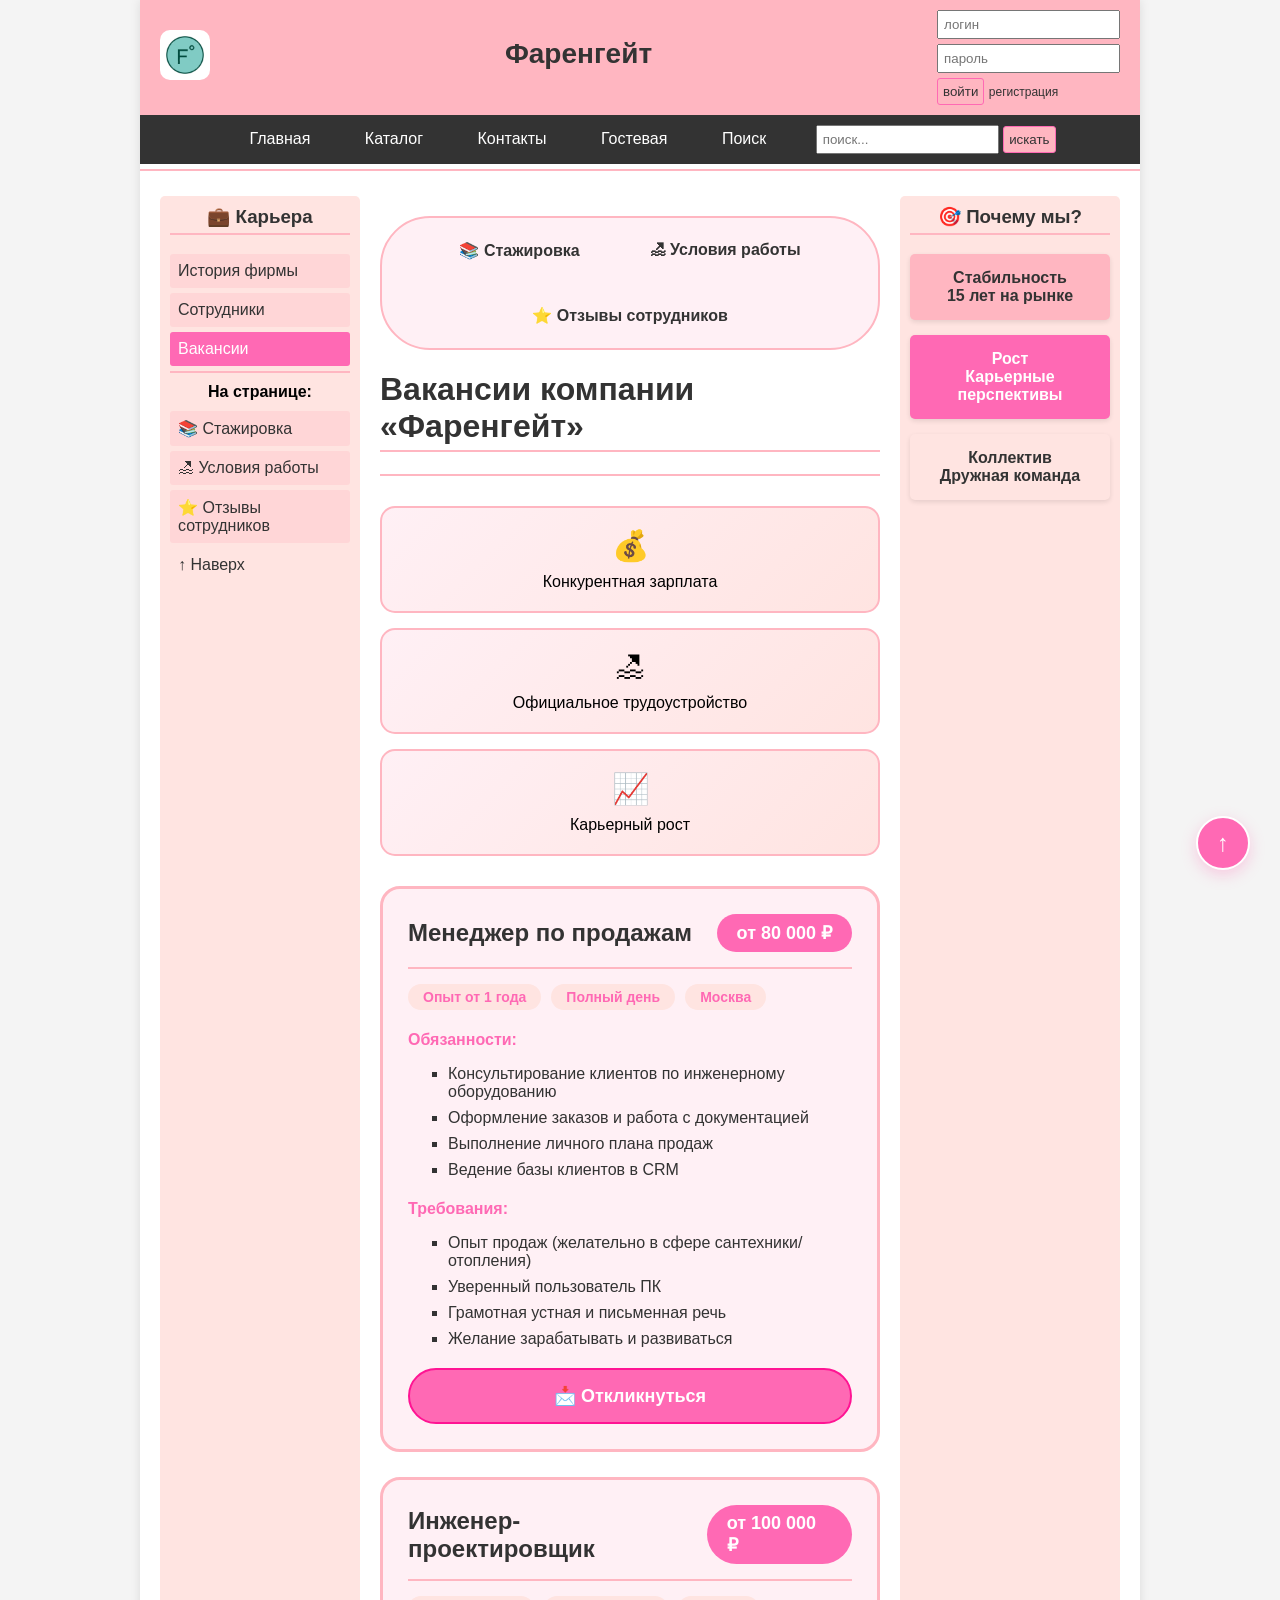
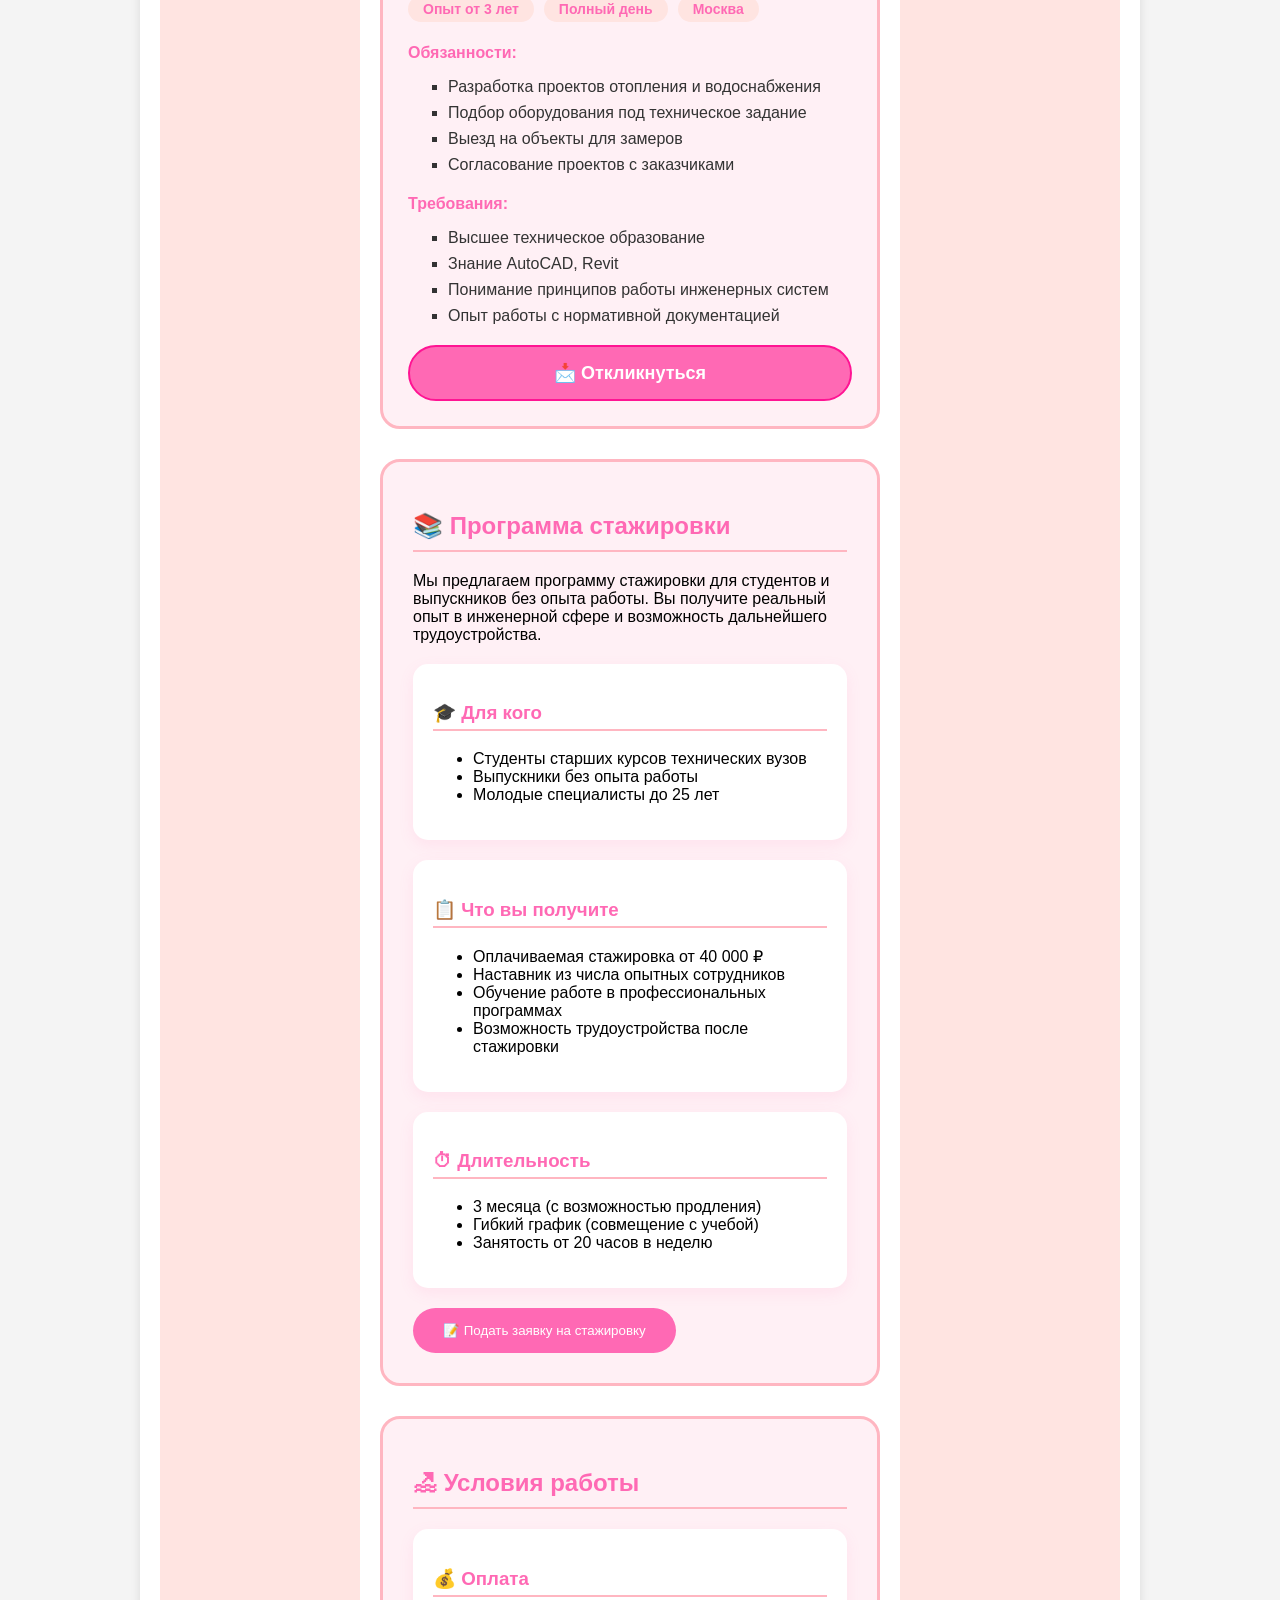
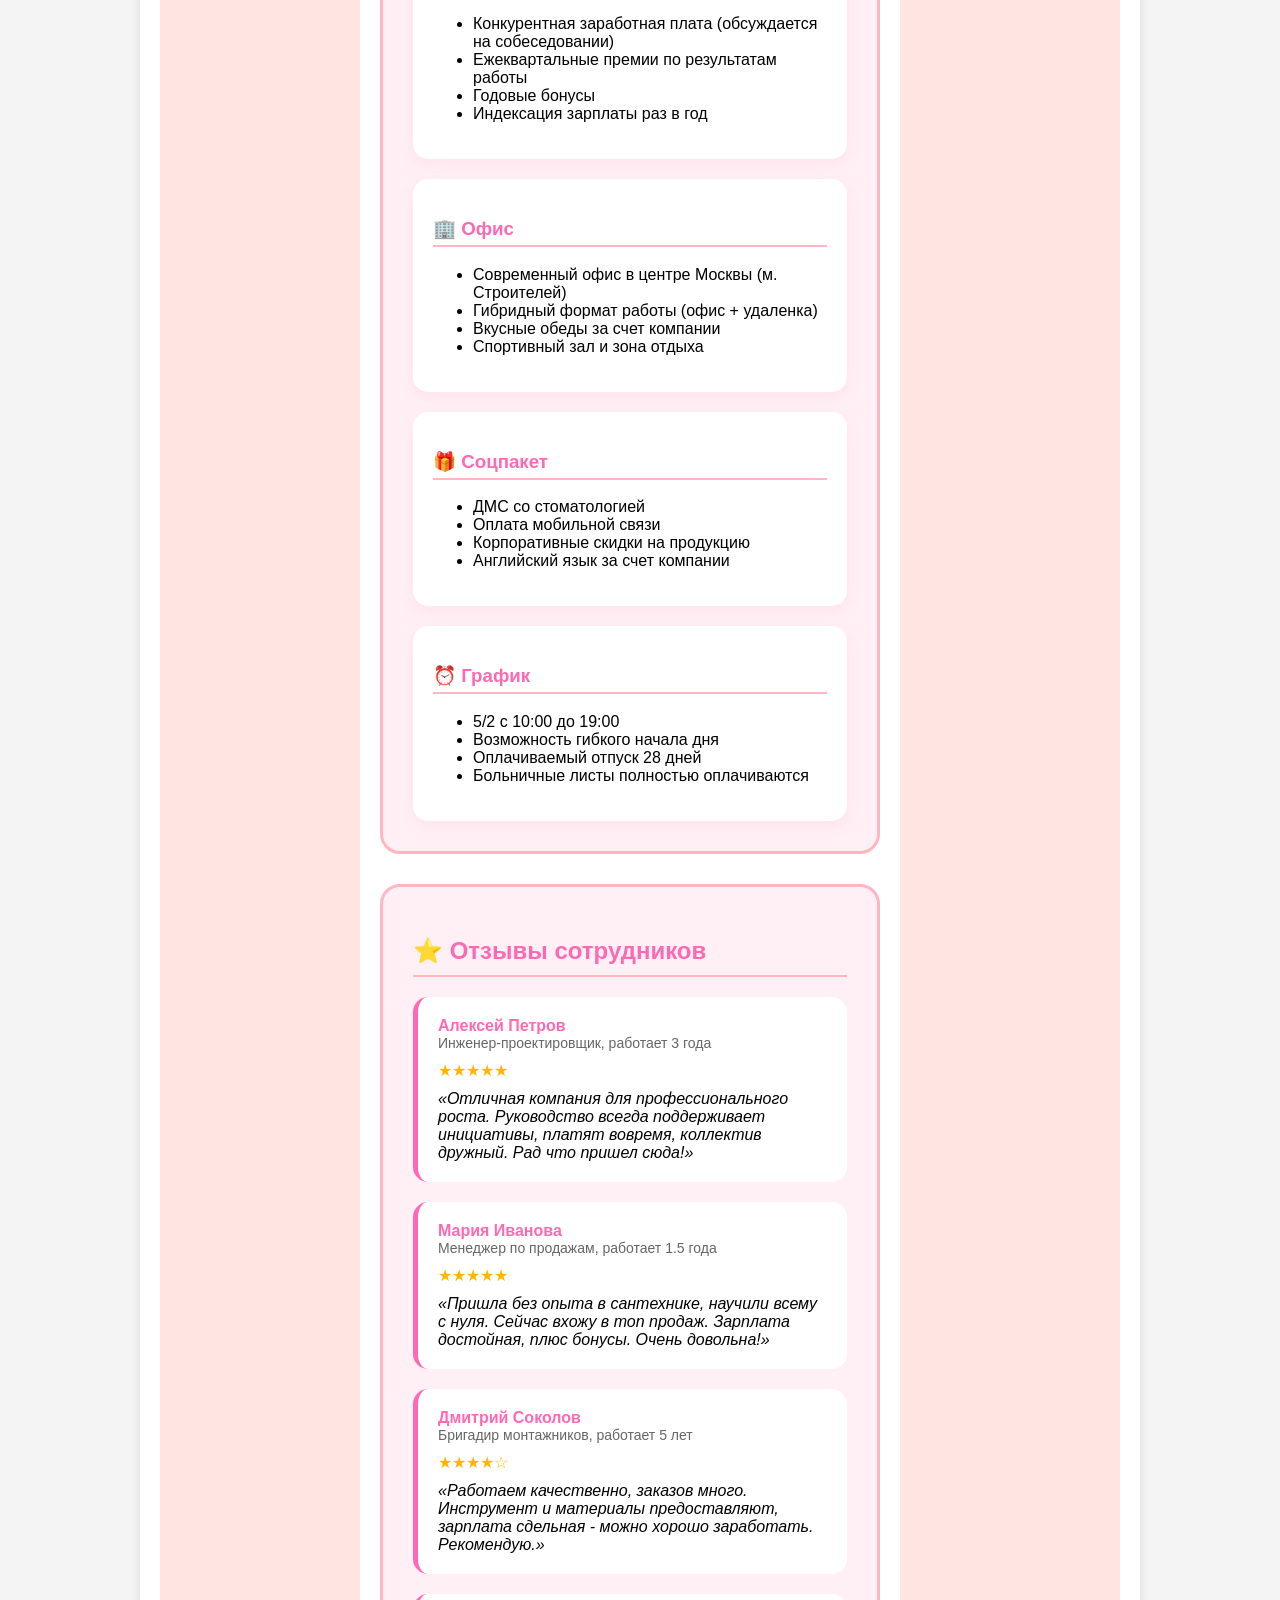
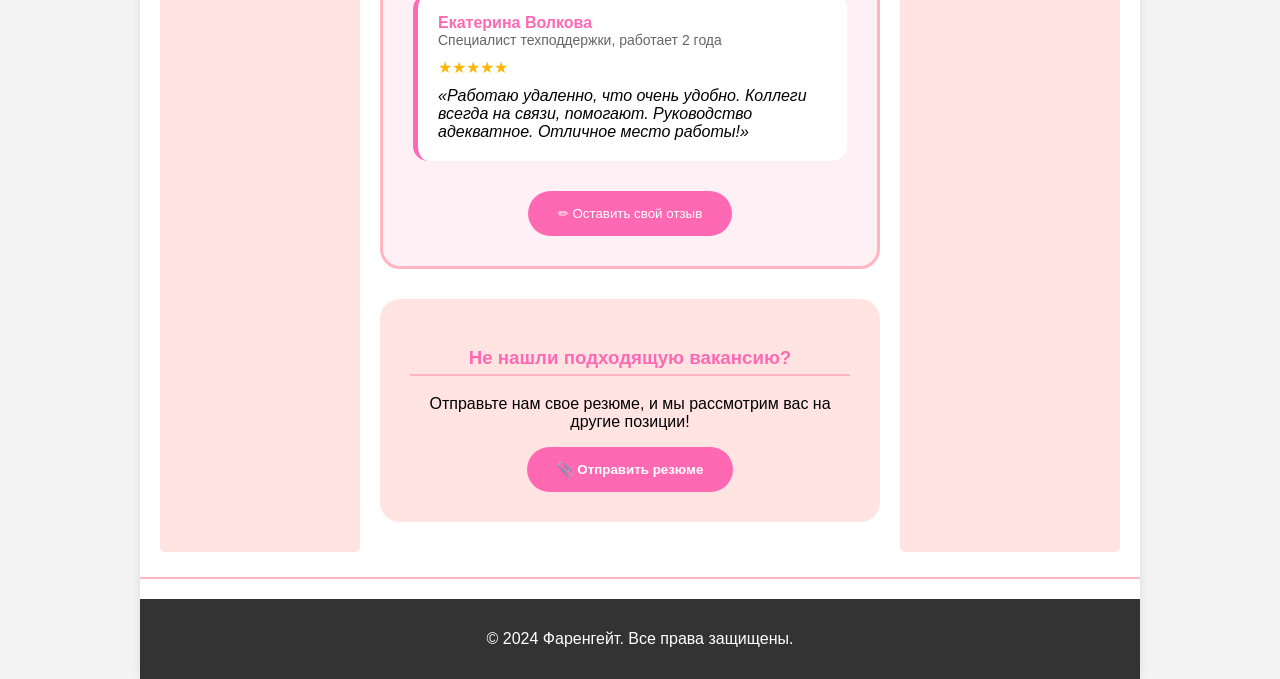
<file: vacancies.html>
<!DOCTYPE html>
<html lang="ru">
<head>
    <meta charset="UTF-8">
    <title>Фаренгейт - Вакансии</title>
    <link rel="stylesheet" href="css/style.css">
    <style>
        .vacancy-card {
            background-color: #fff0f5;
            border: 3px solid #ffb6c1;
            border-radius: 20px;
            padding: 25px;
            margin-bottom: 25px;
            transition: all 0.3s;
        }
        
        .vacancy-card:hover {
            border-color: #ff69b4;
            transform: scale(1.02);
            box-shadow: 0 10px 30px rgba(255, 105, 180, 0.2);
        }
        
        .vacancy-header {
            display: flex;
            justify-content: space-between;
            align-items: center;
            border-bottom: 2px solid #ffb6c1;
            padding-bottom: 15px;
            margin-bottom: 15px;
        }
        
        .vacancy-title {
            font-size: 24px;
            font-weight: bold;
            color: #333;
        }
        
        .vacancy-salary {
            background-color: #ff69b4;
            color: white;
            padding: 8px 20px;
            border-radius: 30px;
            font-weight: bold;
            font-size: 18px;
        }
        
        .vacancy-tags {
            display: flex;
            gap: 10px;
            margin: 15px 0;
            flex-wrap: wrap;
        }
        
        .vacancy-tag {
            background-color: #ffe4e1;
            color: #ff69b4;
            padding: 5px 15px;
            border-radius: 20px;
            font-size: 14px;
            font-weight: bold;
        }
        
        .vacancy-section {
            margin: 20px 0;
        }
        
        .vacancy-section h4 {
            color: #ff69b4;
            margin-bottom: 10px;
        }
        
        .vacancy-section ul {
            list-style-type: square;
            color: #333;
        }
        
        .vacancy-section li {
            margin: 8px 0;
        }
        
        .apply-button {
            background-color: #ff69b4;
            color: white;
            border: none;
            padding: 15px 40px;
            font-size: 18px;
            font-weight: bold;
            border-radius: 50px;
            cursor: pointer;
            transition: all 0.3s;
            border: 2px solid #ff1493;
            width: 100%;
        }
        
        .apply-button:hover {
            background-color: #ff1493;
            transform: scale(1.02);
        }
        
        .benefits-grid {
            display: flex;
            gap: 15px;
            margin: 30px 0;
            flex-wrap: wrap;
        }
        
        .benefit-item {
            flex: 1;
            min-width: 200px;
            background: linear-gradient(135deg, #fff0f5, #ffe4e1);
            padding: 20px;
            border-radius: 15px;
            text-align: center;
            border: 2px solid #ffb6c1;
        }
        
        .benefit-icon {
            font-size: 30px;
            margin-bottom: 10px;
        }
        
        /* Стили для информационных блоков */
        .info-section {
            background-color: #fff0f5;
            border: 3px solid #ffb6c1;
            border-radius: 20px;
            padding: 30px;
            margin: 30px 0;
            scroll-margin-top: 100px;
        }
        
        .info-section h2 {
            color: #ff69b4;
            border-bottom: 2px solid #ffb6c1;
            padding-bottom: 10px;
        }
        
        .info-cards {
            display: flex;
            gap: 20px;
            margin-top: 20px;
            flex-wrap: wrap;
        }
        
        .info-card {
            flex: 1;
            min-width: 250px;
            background: white;
            padding: 20px;
            border-radius: 15px;
            box-shadow: 0 5px 15px rgba(255, 105, 180, 0.1);
        }
        
        .review-card {
            background: white;
            padding: 20px;
            border-radius: 15px;
            margin-bottom: 20px;
            border-left: 5px solid #ff69b4;
        }
        
        .review-author {
            font-weight: bold;
            color: #ff69b4;
        }
        
        .review-position {
            font-size: 14px;
            color: #666;
            margin-bottom: 10px;
        }
        
        .review-stars {
            color: #ffb600;
            margin-bottom: 10px;
        }
        
        .review-text {
            font-style: italic;
        }
        
        .page-navigation {
            background-color: #fff0f5;
            border: 2px solid #ffb6c1;
            border-radius: 50px;
            padding: 15px 25px;
            margin: 20px 0;
            display: flex;
            justify-content: center;
            gap: 30px;
            flex-wrap: wrap;
        }
        
        .page-navigation a {
            color: #333;
            text-decoration: none;
            font-weight: bold;
            padding: 8px 20px;
            border-radius: 30px;
            transition: all 0.3s;
        }
        
        .page-navigation a:hover {
            background-color: #ffb6c1;
            color: #ff1493;
        }
        
        .back-to-top {
            position: fixed;
            bottom: 30px;
            right: 30px;
            background-color: #ff69b4;
            color: white;
            width: 50px;
            height: 50px;
            border-radius: 50%;
            display: flex;
            align-items: center;
            justify-content: center;
            text-decoration: none;
            font-size: 24px;
            box-shadow: 0 5px 15px rgba(255, 105, 180, 0.3);
            transition: all 0.3s;
            border: 2px solid white;
            z-index: 1000;
        }
        
        .back-to-top:hover {
            background-color: #ff1493;
            transform: scale(1.1);
        }
    </style>
</head>
<body>
<div class="container" id="top">

    <div class="header">
        <div class="logo">
    <img src="images/main.jpg" alt="Фаренгейт" width="50" height="50" style="border-radius: 10px; margin-right: 10px;">
</div>
        <h1 class="company-name">Фаренгейт</h1>
        <div class="login-form">
            <input type="text" placeholder="логин">
            <input type="password" placeholder="пароль">
            <div>
                <button>войти</button>
                <a href="login.html">регистрация</a>
            </div>
        </div>
    </div>

    <div class="navbar">
        <a href="index.html">Главная</a>
        <a href="catalog.html">Каталог</a>
        <a href="contacts.html">Контакты</a>
        <a href="guestbook.php">Гостевая</a>
        <a href="search_form.php">Поиск</a>
        <div class="search-bar">
            <input type="text" placeholder="поиск...">
            <button>искать</button>
        </div>
    </div>
    <hr>

    <div class="content">
        <div class="sidebar">
            <h3 style="margin-top:0; text-align:center;">💼 Карьера</h3>
            <a href="history.html">История фирмы</a>
            <a href="employees.html">Сотрудники</a>
            <a href="vacancies.html" style="background-color:#ff69b4; color:white;">Вакансии</a>
            
            <!-- ВНУТРЕННЯЯ НАВИГАЦИЯ ПО СТРАНИЦЕ -->
            <hr>
            <h4 style="text-align:center; margin:10px 0;">На странице:</h4>
            <a href="#internship">📚 Стажировка</a>
            <a href="#conditions">🏖 Условия работы</a>
            <a href="#reviews">⭐ Отзывы сотрудников</a>
            <a href="#top" style="background-color:#ffe4e1;">↑ Наверх</a>
        </div>

        <div class="main-content">
            <!-- ВЕРХНЯЯ НАВИГАЦИЯ -->
            <div class="page-navigation">
                <a href="#internship">📚 Стажировка</a>
                <a href="#conditions">🏖 Условия работы</a>
                <a href="#reviews">⭐ Отзывы сотрудников</a>
            </div>
            
            <h1>Вакансии компании «Фаренгейт»</h1>
            <hr>
            
            <div class="benefits-grid">
                <div class="benefit-item">
                    <div class="benefit-icon">💰</div>
                    <div>Конкурентная зарплата</div>
                </div>
                <div class="benefit-item">
                    <div class="benefit-icon">🏖</div>
                    <div>Официальное трудоустройство</div>
                </div>
                <div class="benefit-item">
                    <div class="benefit-icon">📈</div>
                    <div>Карьерный рост</div>
                </div>
            </div>
            
            <!-- Вакансия 1 -->
            <div class="vacancy-card">
                <div class="vacancy-header">
                    <span class="vacancy-title">Менеджер по продажам</span>
                    <span class="vacancy-salary">от 80 000 ₽</span>
                </div>
                
                <div class="vacancy-tags">
                    <span class="vacancy-tag">Опыт от 1 года</span>
                    <span class="vacancy-tag">Полный день</span>
                    <span class="vacancy-tag">Москва</span>
                </div>
                
                <div class="vacancy-section">
                    <h4>Обязанности:</h4>
                    <ul>
                        <li>Консультирование клиентов по инженерному оборудованию</li>
                        <li>Оформление заказов и работа с документацией</li>
                        <li>Выполнение личного плана продаж</li>
                        <li>Ведение базы клиентов в CRM</li>
                    </ul>
                </div>
                
                <div class="vacancy-section">
                    <h4>Требования:</h4>
                    <ul>
                        <li>Опыт продаж (желательно в сфере сантехники/отопления)</li>
                        <li>Уверенный пользователь ПК</li>
                        <li>Грамотная устная и письменная речь</li>
                        <li>Желание зарабатывать и развиваться</li>
                    </ul>
                </div>
                
                <button class="apply-button" onclick="alert('Заявка отправлена! Мы свяжемся с вами.')">📩 Откликнуться</button>
            </div>
            
            <!-- Вакансия 2 -->
            <div class="vacancy-card">
                <div class="vacancy-header">
                    <span class="vacancy-title">Инженер-проектировщик</span>
                    <span class="vacancy-salary">от 100 000 ₽</span>
                </div>
                
                <div class="vacancy-tags">
                    <span class="vacancy-tag">Опыт от 3 лет</span>
                    <span class="vacancy-tag">Полный день</span>
                    <span class="vacancy-tag">Москва</span>
                </div>
                
                <div class="vacancy-section">
                    <h4>Обязанности:</h4>
                    <ul>
                        <li>Разработка проектов отопления и водоснабжения</li>
                        <li>Подбор оборудования под техническое задание</li>
                        <li>Выезд на объекты для замеров</li>
                        <li>Согласование проектов с заказчиками</li>
                    </ul>
                </div>
                
                <div class="vacancy-section">
                    <h4>Требования:</h4>
                    <ul>
                        <li>Высшее техническое образование</li>
                        <li>Знание AutoCAD, Revit</li>
                        <li>Понимание принципов работы инженерных систем</li>
                        <li>Опыт работы с нормативной документацией</li>
                    </ul>
                </div>
                
                <button class="apply-button" onclick="alert('Заявка отправлена! Мы свяжемся с вами.')">📩 Откликнуться</button>
            </div>
            
            <!-- РАЗДЕЛ СТАЖИРОВКА -->
            <div id="internship" class="info-section">
                <h2>📚 Программа стажировки</h2>
                <p>Мы предлагаем программу стажировки для студентов и выпускников без опыта работы. Вы получите реальный опыт в инженерной сфере и возможность дальнейшего трудоустройства.</p>
                
                <div class="info-cards">
                    <div class="info-card">
                        <h3 style="color:#ff69b4;">🎓 Для кого</h3>
                        <ul>
                            <li>Студенты старших курсов технических вузов</li>
                            <li>Выпускники без опыта работы</li>
                            <li>Молодые специалисты до 25 лет</li>
                        </ul>
                    </div>
                    
                    <div class="info-card">
                        <h3 style="color:#ff69b4;">📋 Что вы получите</h3>
                        <ul>
                            <li>Оплачиваемая стажировка от 40 000 ₽</li>
                            <li>Наставник из числа опытных сотрудников</li>
                            <li>Обучение работе в профессиональных программах</li>
                            <li>Возможность трудоустройства после стажировки</li>
                        </ul>
                    </div>
                    
                    <div class="info-card">
                        <h3 style="color:#ff69b4;">⏱ Длительность</h3>
                        <ul>
                            <li>3 месяца (с возможностью продления)</li>
                            <li>Гибкий график (совмещение с учебой)</li>
                            <li>Занятость от 20 часов в неделю</li>
                        </ul>
                    </div>
                </div>
                
                <button style="background:#ff69b4; color:white; border:none; padding:15px 30px; border-radius:30px; margin-top:20px; cursor:pointer;" onclick="alert('Заявка на стажировку отправлена!')">📝 Подать заявку на стажировку</button>
            </div>
            
            <!-- РАЗДЕЛ УСЛОВИЯ РАБОТЫ -->
            <div id="conditions" class="info-section">
                <h2>🏖 Условия работы</h2>
                
                <div class="info-cards">
                    <div class="info-card">
                        <h3 style="color:#ff69b4;">💰 Оплата</h3>
                        <ul>
                            <li>Конкурентная заработная плата (обсуждается на собеседовании)</li>
                            <li>Ежеквартальные премии по результатам работы</li>
                            <li>Годовые бонусы</li>
                            <li>Индексация зарплаты раз в год</li>
                        </ul>
                    </div>
                    
                    <div class="info-card">
                        <h3 style="color:#ff69b4;">🏢 Офис</h3>
                        <ul>
                            <li>Современный офис в центре Москвы (м. Строителей)</li>
                            <li>Гибридный формат работы (офис + удаленка)</li>
                            <li>Вкусные обеды за счет компании</li>
                            <li>Спортивный зал и зона отдыха</li>
                        </ul>
                    </div>
                    
                    <div class="info-card">
                        <h3 style="color:#ff69b4;">🎁 Соцпакет</h3>
                        <ul>
                            <li>ДМС со стоматологией</li>
                            <li>Оплата мобильной связи</li>
                            <li>Корпоративные скидки на продукцию</li>
                            <li>Английский язык за счет компании</li>
                        </ul>
                    </div>
                    
                    <div class="info-card">
                        <h3 style="color:#ff69b4;">⏰ График</h3>
                        <ul>
                            <li>5/2 с 10:00 до 19:00</li>
                            <li>Возможность гибкого начала дня</li>
                            <li>Оплачиваемый отпуск 28 дней</li>
                            <li>Больничные листы полностью оплачиваются</li>
                        </ul>
                    </div>
                </div>
            </div>
            
            <!-- РАЗДЕЛ ОТЗЫВЫ СОТРУДНИКОВ -->
            <div id="reviews" class="info-section">
                <h2>⭐ Отзывы сотрудников</h2>
                
                <div class="review-card">
                    <div class="review-author">Алексей Петров</div>
                    <div class="review-position">Инженер-проектировщик, работает 3 года</div>
                    <div class="review-stars">★★★★★</div>
                    <div class="review-text">«Отличная компания для профессионального роста. Руководство всегда поддерживает инициативы, платят вовремя, коллектив дружный. Рад что пришел сюда!»</div>
                </div>
                
                <div class="review-card">
                    <div class="review-author">Мария Иванова</div>
                    <div class="review-position">Менеджер по продажам, работает 1.5 года</div>
                    <div class="review-stars">★★★★★</div>
                    <div class="review-text">«Пришла без опыта в сантехнике, научили всему с нуля. Сейчас вхожу в топ продаж. Зарплата достойная, плюс бонусы. Очень довольна!»</div>
                </div>
                
                <div class="review-card">
                    <div class="review-author">Дмитрий Соколов</div>
                    <div class="review-position">Бригадир монтажников, работает 5 лет</div>
                    <div class="review-stars">★★★★☆</div>
                    <div class="review-text">«Работаем качественно, заказов много. Инструмент и материалы предоставляют, зарплата сдельная - можно хорошо заработать. Рекомендую.»</div>
                </div>
                
                <div class="review-card">
                    <div class="review-author">Екатерина Волкова</div>
                    <div class="review-position">Специалист техподдержки, работает 2 года</div>
                    <div class="review-stars">★★★★★</div>
                    <div class="review-text">«Работаю удаленно, что очень удобно. Коллеги всегда на связи, помогают. Руководство адекватное. Отличное место работы!»</div>
                </div>
                
                <!-- Кнопка "Оставить отзыв" -->
                <div style="text-align:center; margin-top:30px;">
                    <button style="background:#ff69b4; color:white; border:none; padding:15px 30px; border-radius:30px; cursor:pointer;" onclick="alert('Спасибо за отзыв!')">✏ Оставить свой отзыв</button>
                </div>
            </div>
            
            <!-- Блок с резюме -->
            <div style="background-color:#ffe4e1; padding:30px; border-radius:20px; text-align:center; margin:30px 0;">
                <h3 style="color:#ff69b4;">Не нашли подходящую вакансию?</h3>
                <p>Отправьте нам свое резюме, и мы рассмотрим вас на другие позиции!</p>
                <button style="background:#ff69b4; color:white; border:none; padding:15px 30px; border-radius:30px; font-weight:bold; cursor:pointer;" onclick="alert('Форма отправки резюме')">📎 Отправить резюме</button>
            </div>
        </div>

        <div class="right-banners">
            <h3 style="margin-top:0;">🎯 Почему мы?</h3>
            <div style="background:#ffb6c1;">
                <strong>Стабильность</strong><br>15 лет на рынке
            </div>
            <div style="background:#ff69b4; color:white;">
                <strong>Рост</strong><br>Карьерные перспективы
            </div>
            <div style="background:#ffe4e1;">
                <strong>Коллектив</strong><br>Дружная команда
            </div>
            
        </div>
    </div>
    
    <!-- Кнопка "Наверх" -->
    <a href="#top" class="back-to-top" title="Наверх">↑</a>
    
    <hr>

    <div class="footer">
        <p>&copy; 2024 Фаренгейт. Все права защищены.</p>
    </div>

</div>

<!-- Плавная прокрутка для всех якорей -->
<script>
    // Плавная прокрутка при клике на якорные ссылки
    document.querySelectorAll('a[href^="#"]').forEach(anchor => {
        anchor.addEventListener('click', function (e) {
            e.preventDefault();
            
            const target = document.querySelector(this.getAttribute('href'));
            if (target) {
                target.scrollIntoView({
                    behavior: 'smooth',
                    block: 'start'
                });
            }
        });
    });
</script>
</body>
</html>
</file>
<file: css/style.css>
body {
    font-family: Arial, sans-serif;
    background-color: #f4f4f4;
    margin: 0;
    padding: 0;
}

/* Основной контейнер */
.container {
    width: 1000px;
    margin: 0 auto;
    background-color: white;
    box-shadow: 0 0 10px rgba(0,0,0,0.1);
}

/* Шапка (Header) - МЕНЯЕМ ЦВЕТ ЗДЕСЬ */
.header {
    background-color: #ffb6c1; /* Светло-розовый (Light Pink) */
    display: flex;
    align-items: center;
    justify-content: space-between;
    padding: 10px 20px;
}

.logo {
    font-weight: bold;
    font-size: 24px;
    color: #333; /* Цвет текста можно оставить или тоже изменить */
}

.company-name {
    font-size: 28px;
    font-weight: bold;
    margin: 0;
    color: #333;
}

.login-form {
    display: flex;
    flex-direction: column;
    gap: 5px;
}

.login-form input, .login-form button {
    padding: 5px;
}

.login-form a {
    color: #333; /* Ссылка "регистрация" */
    text-decoration: none;
    font-size: 12px;
}

.login-form a:hover {
    color: #ff69b4; /* Более яркий розовый при наведении */
}

/* Навигационное меню */
.navbar {
    background-color: #333;
    padding: 10px 0;
    text-align: center;
}

.navbar a {
    color: white;
    text-decoration: none;
    padding: 10px 20px;
    margin: 0 5px;
}

.navbar a:hover {
    background-color: #ffb6c1; /* Светло-розовый при наведении */
    color: #333;
}

/* Строка поиска */
.search-bar {
    display: inline-block;
    margin-left: 20px;
}

.search-bar input, .search-bar button {
    padding: 5px;
}

.search-bar button {
    background-color: #ffb6c1; /* Розовая кнопка поиска */
    border: 1px solid #ff69b4;
    cursor: pointer;
}

.search-bar button:hover {
    background-color: #ff69b4; /* Более яркий розовый */
    color: white;
}

/* Основной контент - три колонки */
.content {
    display: flex;
    padding: 20px;
}

/* Левая колонка (сайдбар) - МЕНЯЕМ ЦВЕТ ЗДЕСЬ */
.sidebar {
    width: 180px;
    background-color: #ffe4e1; /* Очень светло-розовый (Misty Rose) */
    padding: 10px;
    border-radius: 5px;
}

.sidebar a {
    display: block;
    color: #333;
    text-decoration: none;
    padding: 8px;
    margin-bottom: 5px;
    background-color: rgba(255, 182, 193, 0.3); /* Полупрозрачный розовый */
    border-radius: 3px;
}

.sidebar a:hover {
    background-color: #ffb6c1; /* Светло-розовый при наведении */
    font-weight: bold;
}

/* Центральная колонка */
.main-content {
    flex: 1;
    padding: 0 20px;
}

/* Правая колонка (баннеры) - МЕНЯЕМ ЦВЕТ ЗДЕСЬ */
.right-banners {
    width: 200px;
    background-color: #ffe4e1; /* Очень светло-розовый */
    padding: 10px;
    border-radius: 5px;
    text-align: center;
}

.right-banners div {
    background-color: #ffb6c1; /* Светло-розовый для баннеров */
    margin-bottom: 15px;
    padding: 15px 5px;
    border-radius: 5px;
    color: #333;
    font-weight: bold;
    box-shadow: 0 2px 5px rgba(0,0,0,0.1);
}

/* Горизонтальная черта - МЕНЯЕМ ЦВЕТ ЗДЕСЬ */
hr {
    border: 1px solid #ffb6c1; /* Светло-розовая линия */
    margin: 5px 0;
}

/* Подвал (Footer) */
.footer {
    background-color: #333;
    color: white;
    text-align: center;
    padding: 15px;
    margin-top: 20px;
    clear: both;
}

/* Стили для товаров в каталоге (если нужны) */
.product-item {
    display: inline-block;
    width: 45%;
    margin: 10px 2%;
    text-align: center;
    vertical-align: top;
    background-color: #fff0f5; /* Lavender Blush - очень бледно-розовый */
    padding: 15px;
    border-radius: 5px;
    box-shadow: 0 2px 5px rgba(0,0,0,0.1);
    border: 1px solid #ffb6c1;
}

.product-item img {
    border: 2px solid #ffb6c1; /* Розовая рамка у картинок */
    border-radius: 5px;
    transition: transform 0.3s;
}

.product-item img:hover {
    transform: scale(1.05);
    border-color: #ff69b4; /* Ярко-розовый при наведении */
}

.product-item a {
    display: block;
    margin-top: 10px;
    color: #333;
    font-weight: bold;
    text-decoration: none;
}

.product-item a:hover {
    color: #ff69b4; /* Ярко-розовый для ссылок */
}

/* Цена товара */
.product-item p {
    color: #ff69b4 !important; /* Ярко-розовый для цены */
    font-weight: bold;
}

/* Кнопки */
button, input[type="submit"] {
    background-color: #ffb6c1;
    border: 1px solid #ff69b4;
    color: #333;
    padding: 5px 10px;
    cursor: pointer;
    border-radius: 3px;
}

button:hover, input[type="submit"]:hover {
    background-color: #ff69b4;
    color: white;
}

/* Ссылки */
a {
    color: #ff69b4; /* Ярко-розовые ссылки */
    text-decoration: none;
}

a:hover {
    text-decoration: underline;
    color: #ff1493; /* Deep Pink */
}

/* Заголовки */
h1, h2, h3 {
    color: #333;
    border-bottom: 2px solid #ffb6c1; /* Розовое подчеркивание */
    padding-bottom: 5px;
}
</file>
